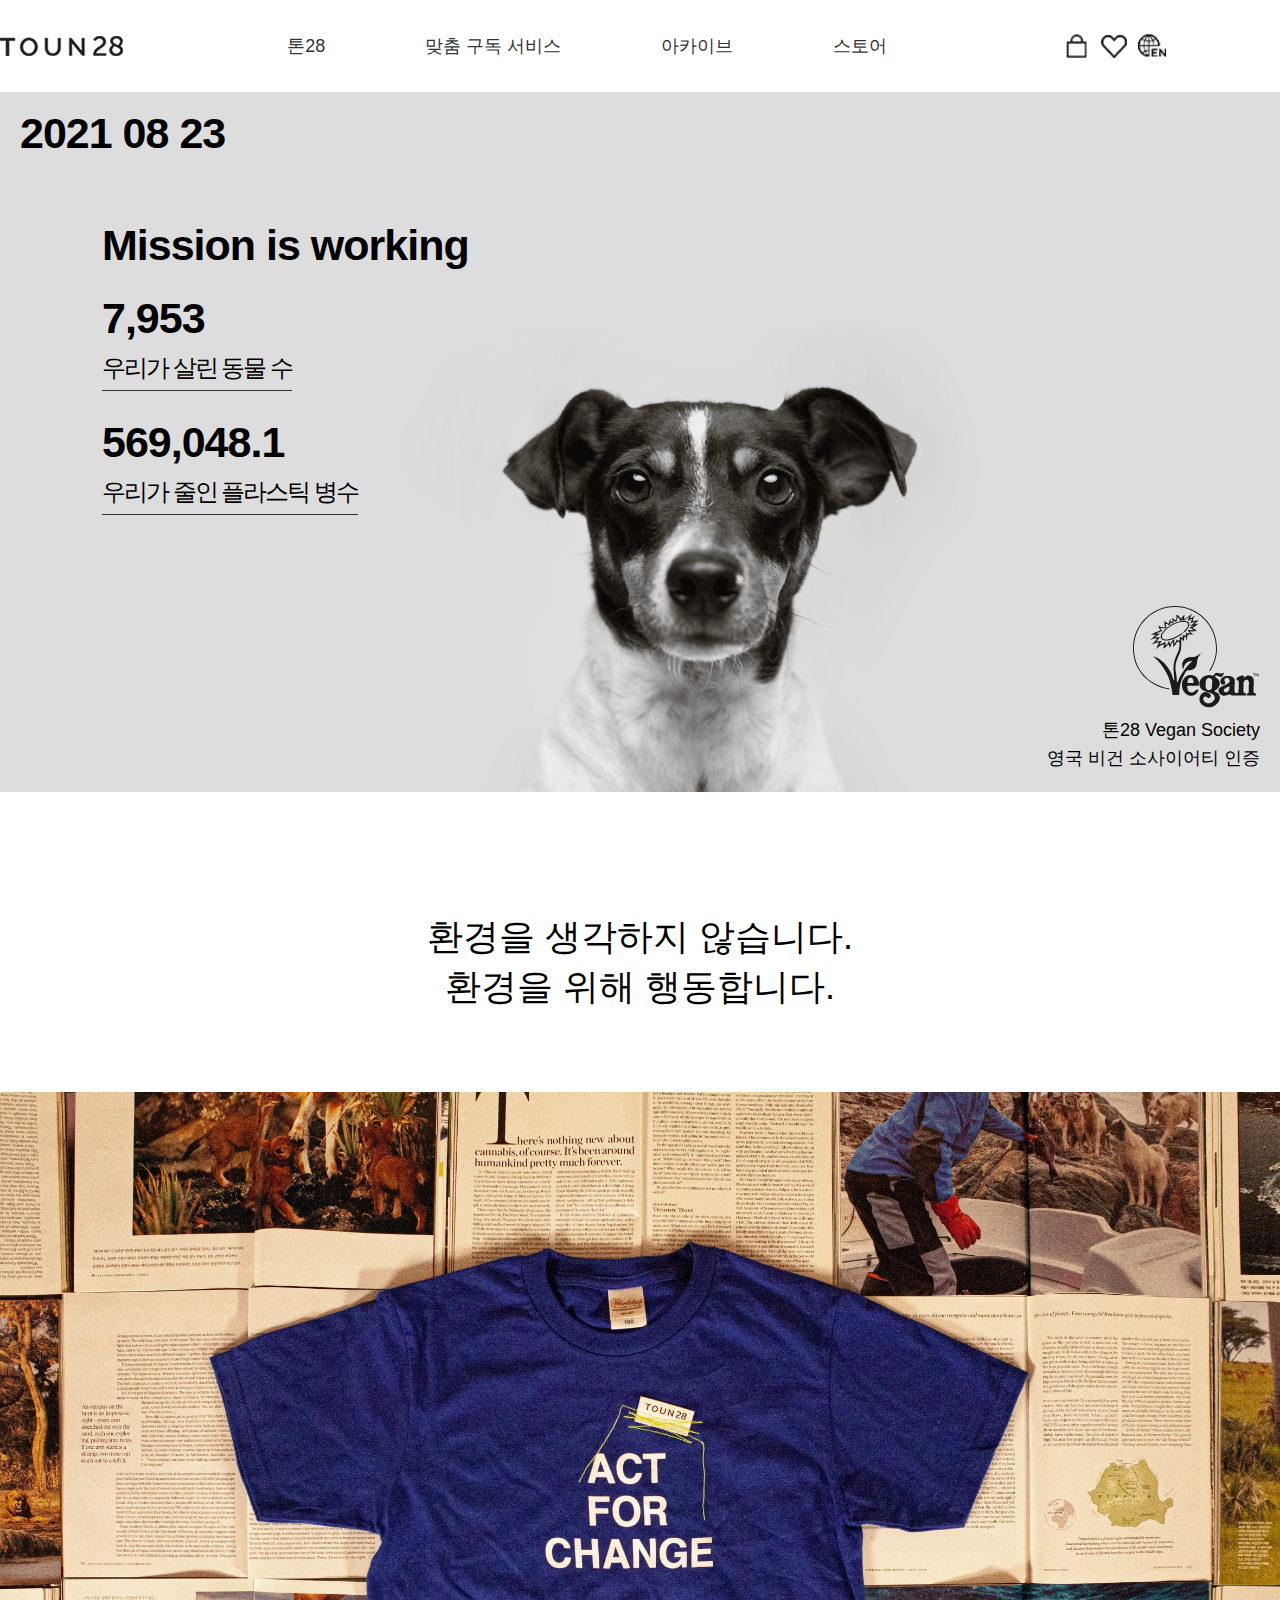
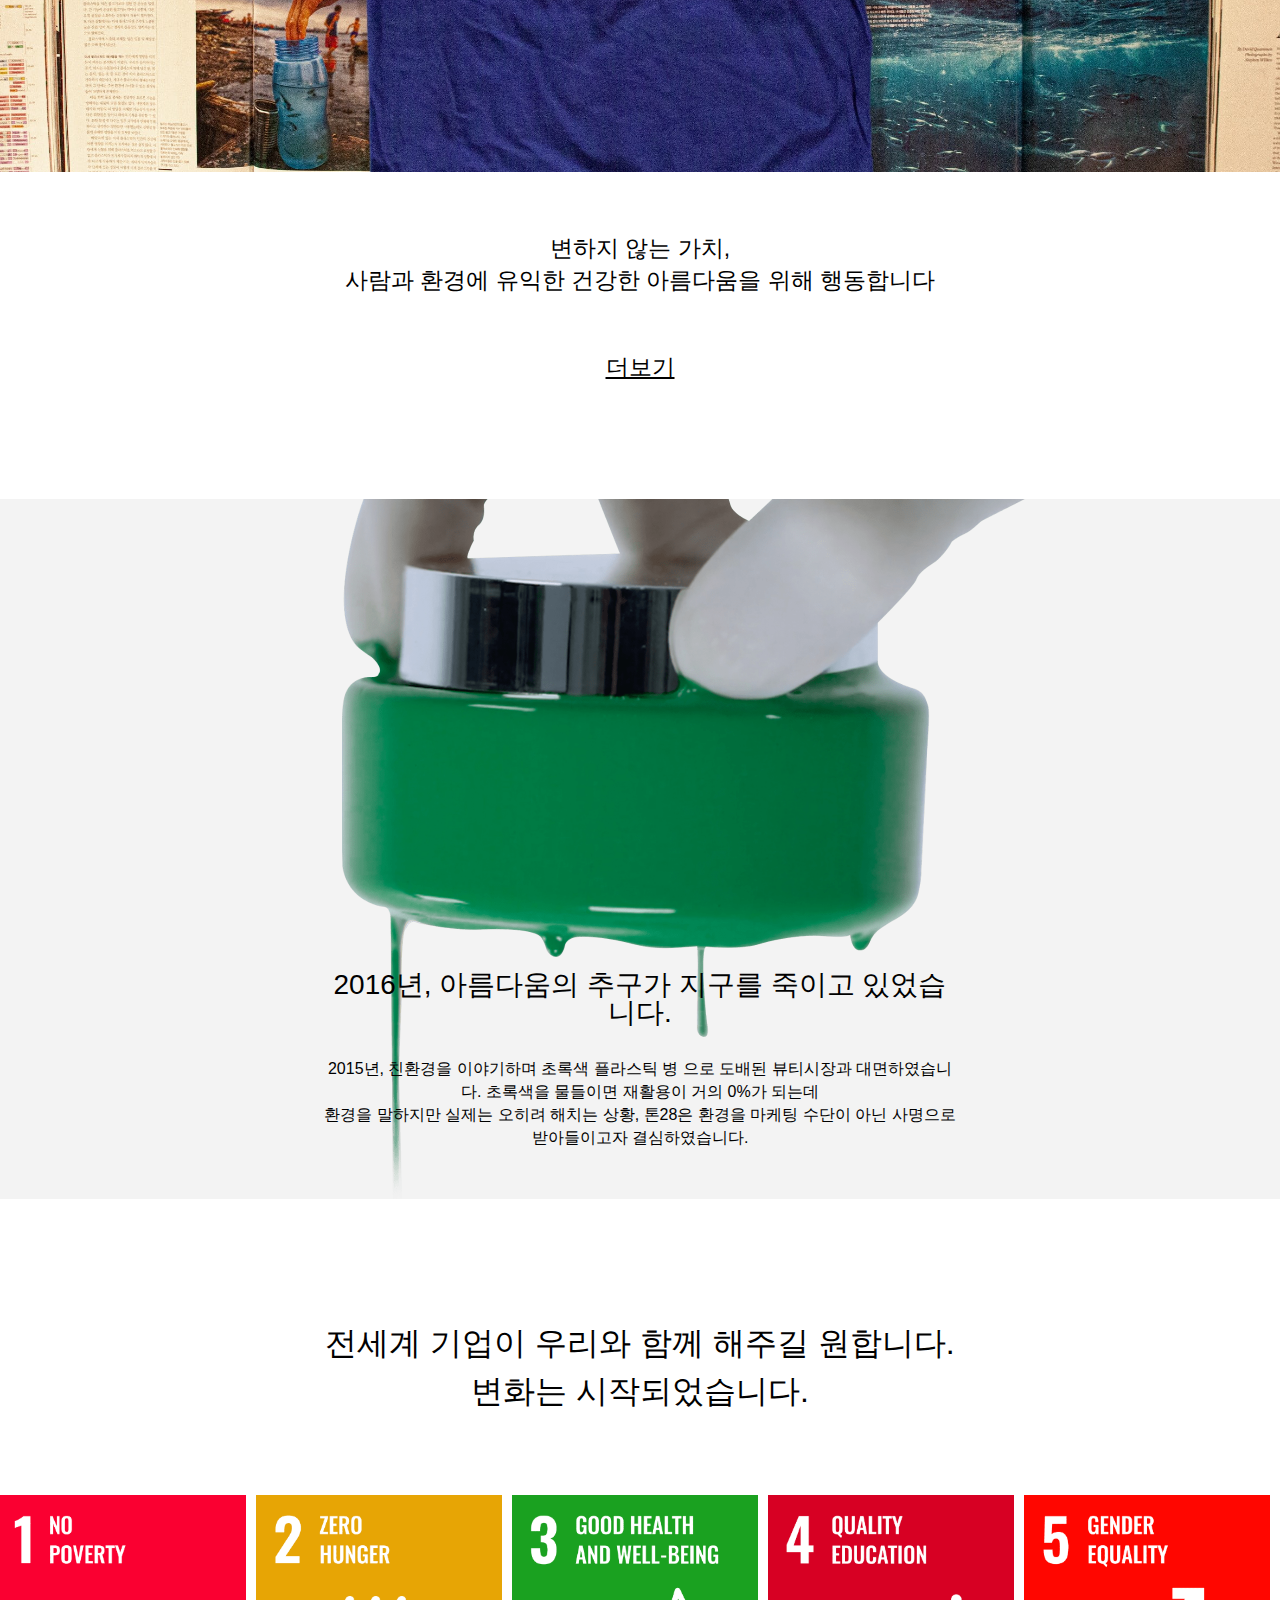
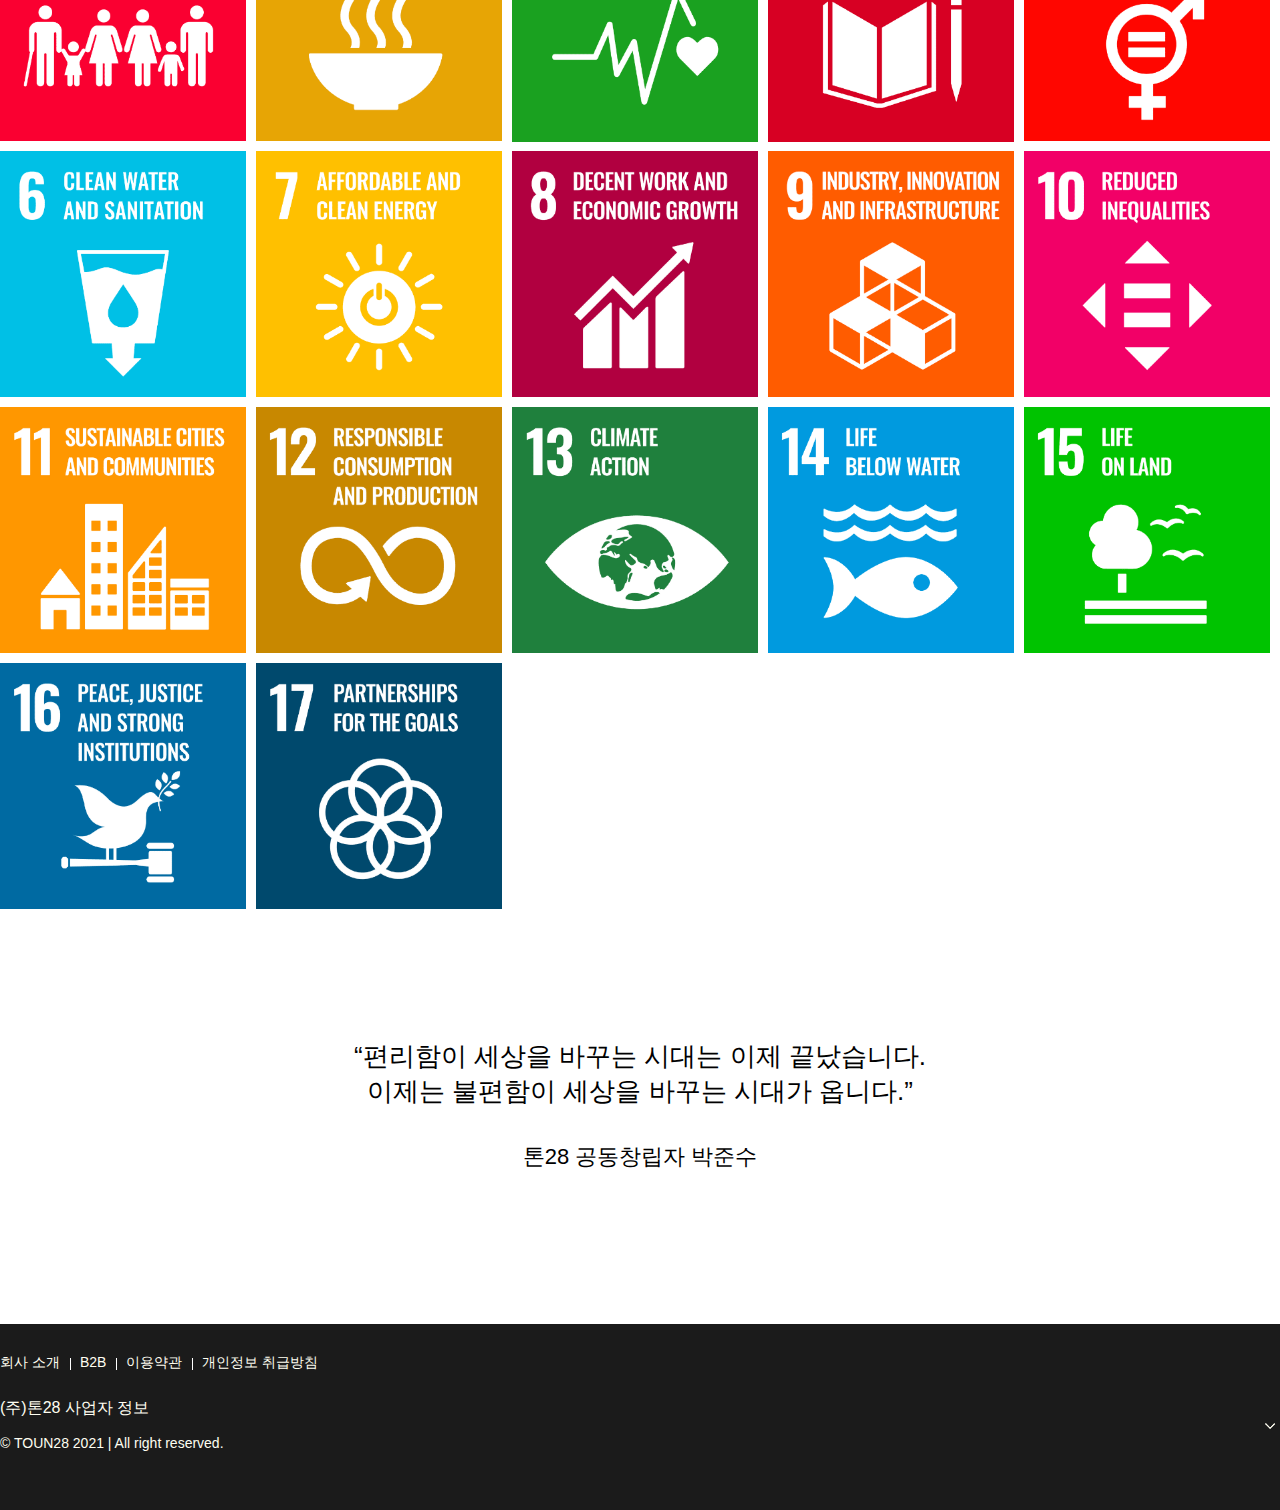
<file: sub1.html>
<!DOCTYPE html>
<html lang="en">
<head>
    <meta charset="UTF-8">
    <meta http-equiv="X-UA-Compatible" content="IE=edge">
    <meta name="viewport" content="width=device-width, initial-scale=1.0">
    <title>톤28 서브페이지1 미션</title>
    <link rel="stylesheet" href="css/style.css">
</head>
<body>
    <div id="header" class="active">
        <div class="header_wrap">
            <h1 class="logo"><a href="https://gogo2go.cafe24.com/toun28_renew/index.html"></a></h1>
            <div class="gnb_wrap">
                <div class="sub_tit_wrap">
                    <div class="sub_blu"></div>
                    <ul class="sub_tit">
                        <li><p>톤28<span>TOUN28</span></p></li>
                        <li><p>맞춤 구독 서비스<span>SUBSCRIPTION</span></p></li>
                        <li><p>아카이브<span>ARCHIVE</span></p></li>
                        <li><p>스토어<span>STORE</span></p></li>
                    </ul>
                </div>
                <ul class="gnb">
                    <li>
                        <a href="https://gogo2go.cafe24.com/toun28_renew/sub1.html">톤28</a>
                        <ul class="depth2">
                            <li><a href="#">브랜드</a></li>
                            <li><a href="#">미션</a></li>
                            <li><a href="#">B2B 문의</a></li>
                        </ul>
                    </li>
                    <li>
                        <a href="sub2.html">맞춤 구독 서비스</a>
                        <ul class="depth2">
                            <li><a href="#">맞춤 구독 서비스</a></li>
                        </ul>
                    </li>
                    <li>
                        <a href="#">아카이브</a>
                        <ul class="depth2">
                            <li><a href="#">아카이브</a></li>
                            <li><a href="#">IM TOUN28</a></li>
                            <li><a href="#">자주 묻는 질문</a></li>
                        </ul>
                    </li>
                    <li>
                        <a href="sub4.html">스토어</a>
                        <ul class="depth2">
                            <li><a href="#">베스트</a></li>
                            <li><a href="#">스킨케어</a></li>
                            <li><a href="#">라이프스타일</a></li>
                            <li><a href="#">기프트세트</a></li>
                        </ul>
                    </li>
                </ul>
            </div>
            <ul class="icn">
                <li><a href="#"></a></li>
                <li><a href="#"></a></li>
                <li><a href="#"></a></li>
            </ul>
            <ul class="m_gnb">
                <li></li>
                <li></li>
            </ul>
        </div>
    </div>
    <div id="sub1_container">
        <div class="sub1_con1">
            <div class="sub1_main_center">
                <div class="sub1_main_txt">
                    <h3 class="sub1_date_num">2021 08 23</h3>
                    <div class="sub1_campaign">
                        <p class="sub1_title">Mission is working</p>
                        <p class="num num_mision counter-value" data-count="7953">7,953</p>
                        <p class="sub1_save">우리가 살린 동물 수</p>
                        <p class="num num_save counter-value" data-count="569048">569,048.1</p>
                        <p class="sub1_save">우리가 줄인 플라스틱 병수</p>
                    </div>
                </div>
                <div class="sub1_vegan">
                    <img src="img/sub1_vegan.png" alt="img">
                    <p>톤28 Vegan Society <br> 영국 비건 소사이어티 인증</p>
                </div>
            </div>
        </div>
        <div class="sub1_cont2">
            <h3>환경을 생각하지 않습니다.<br>
                환경을 위해 행동합니다.</h3>
            <div class="sub1_cont2_img"></div> 
            <p>변하지 않는 가치,<br>
                사람과 환경에 유익한 건강한 아름다움을 위해 행동합니다</p>
            <a href="#">더보기</a>   
        </div>
        <div class="sub1_cont3">
            <div class="sub1_con3_txt">
                <h3>2016년, 아름다움의 추구가 지구를 죽이고 있었습니다.</h3>
                <p>2015년, 친환경을 이야기하며 초록색 플라스틱 병 으로 도배된 뷰티시장과 대면하였습니다. 초록색을 물들이면 재활용이 거의 0%가 되는데<br>
                환경을 말하지만 실제는 오히려 해치는 상황, 톤28은 환경을 마케팅 수단이 아닌 사명으로 받아들이고자 결심하였습니다.</p>
            </div>
        </div>
        <div class="sub1_cont4">
            <h3>전세계 기업이 우리와 함께 해주길 원합니다.<br>
                변화는 시작되었습니다.</h3>
            <ul class="sub1_cont4_list">
                <li><img src="img/mission-icon1.png"></li>
                <li><img src="img/mission-icon2.png"></li>
                <li><img src="img/mission-icon3.png"></li>
                <li><img src="img/mission-icon4.png"></li>
                <li><img src="img/mission-icon5.png"></li>
                <li><img src="img/mission-icon6.png"></li>
                <li><img src="img/mission-icon7.png"></li>
                <li><img src="img/mission-icon8.png"></li>
                <li><img src="img/mission-icon9.png"></li>
                <li><img src="img/mission-icon10.png"></li>
                <li><img src="img/mission-icon11.png"></li>
                <li><img src="img/mission-icon12.png"></li>
                <li><img src="img/mission-icon13.png"></li>
                <li><img src="img/mission-icon14.png"></li>
                <li><img src="img/mission-icon15.png"></li>
                <li><img src="img/mission-icon16.png"></li>
                <li><img src="img/mission-icon17.png"></li>
            </ul>  
            <p>“편리함이 세상을 바꾸는 시대는 이제 끝났습니다.<br>
                이제는 불편함이 세상을 바꾸는 시대가 옵니다.”
                <span>톤28 공동창립자 박준수</span>
            </p>  
        </div>
    </div>
    <div id="footer">
        <div class="center">
            <ul class="f_menu clearFix">
                <li><a href="#">회사 소개</a></li>
                <li><a href="#">B2B</a></li>
                <li><a href="#">이용약관</a></li>
                <li><a href="#">개인정보 취급방침</a></li>
            </ul>
            <h3>(주)톤28 사업자 정보</h3>
            <ul class="f_inform">
                <li class="f_inform_off on">
                    <a href="#">
                        <img src="img/arrow_bottom.png" alt="arrow">
                    </a>
                </li>
                <li class="f_txt">
                    <p><strong>대표자</strong> 박준수, 정양숙</p>
                    <p><strong>주소</strong> 경기도 성남시 수정구 창업로 42, 판교제2테크노벨리 경기기업성장센터 3층(시흥동) 314, 315</p>
                    <p><strong>통신판매업 신고번호</strong> 805-88-00382</p>
                    <p><strong>사업자 등록번호</strong> 박준수, 정양숙 <a href="#">사업자정보확인</a></p>
                    <p><strong>문의전화</strong> 1588-3512</p>
                    <p><strong>상담가능시간</strong> 10:00 ~ 19:00 (Break 13:00 ~ 14:00)</p>
                    <p><strong>문의메일</strong> ask@toun28.com</p>
                    <p>Overseas Inquiry overseas@toun28.com</p>
                </li>
                <li class="f_inform_on">
                    <a href="#">
                        <img src="img/arrow_top.png" alt="arrow">
                    </a>
                </li>
            </ul>
            <p class="copy">© TOUN28 2021 | All right reserved.</p>
        </div>
    </div>

    <script>
        // 메뉴 서브타이틀
        const gnb = document.querySelectorAll(".gnb > li");
        const subTit = document.querySelectorAll(".sub_tit li");
        for(let i = 0; i < subTit.length; i++){
            gnb[i].addEventListener("mouseenter",function(){
                for(let j = 0; j < subTit.length; j++){
                    subTit[j].classList.remove("on");
            
                }
                subTit[i].classList.add("on");
            });
        }
    </script>
</body>
</html>
</file>
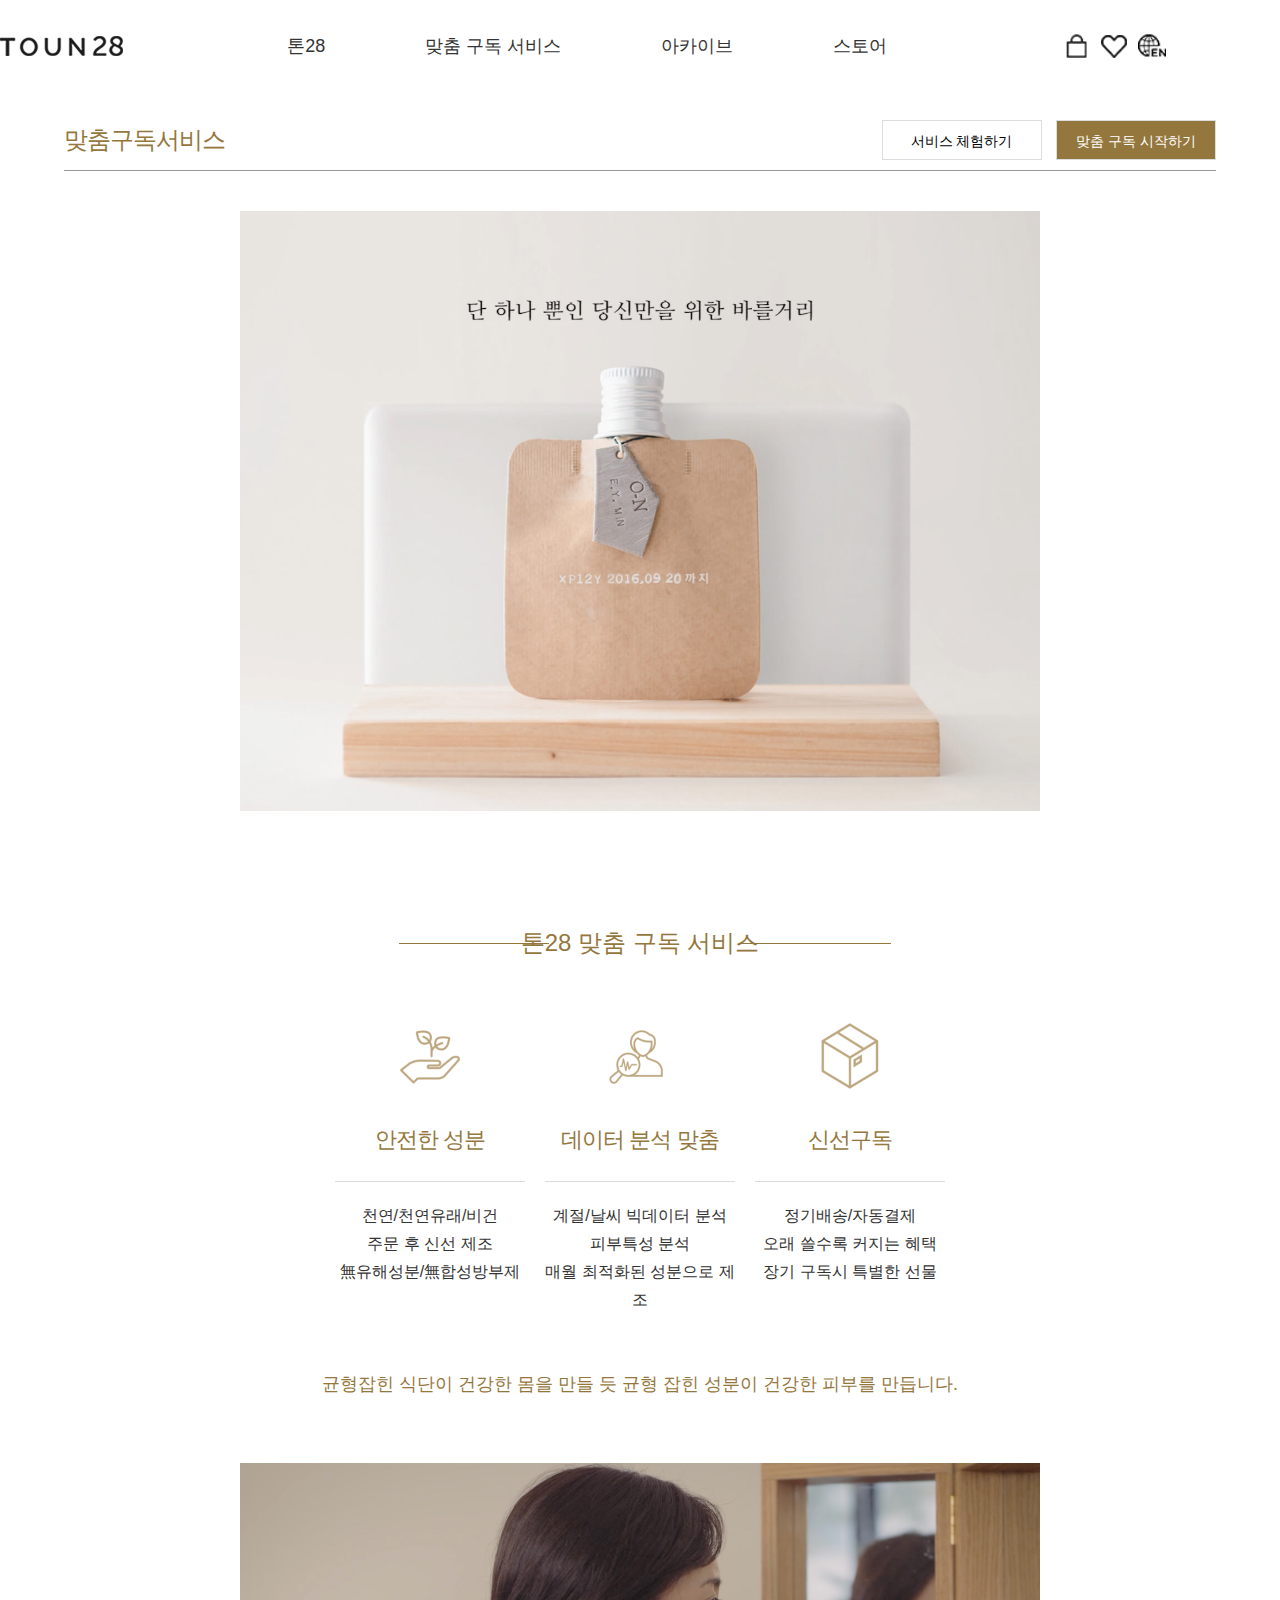
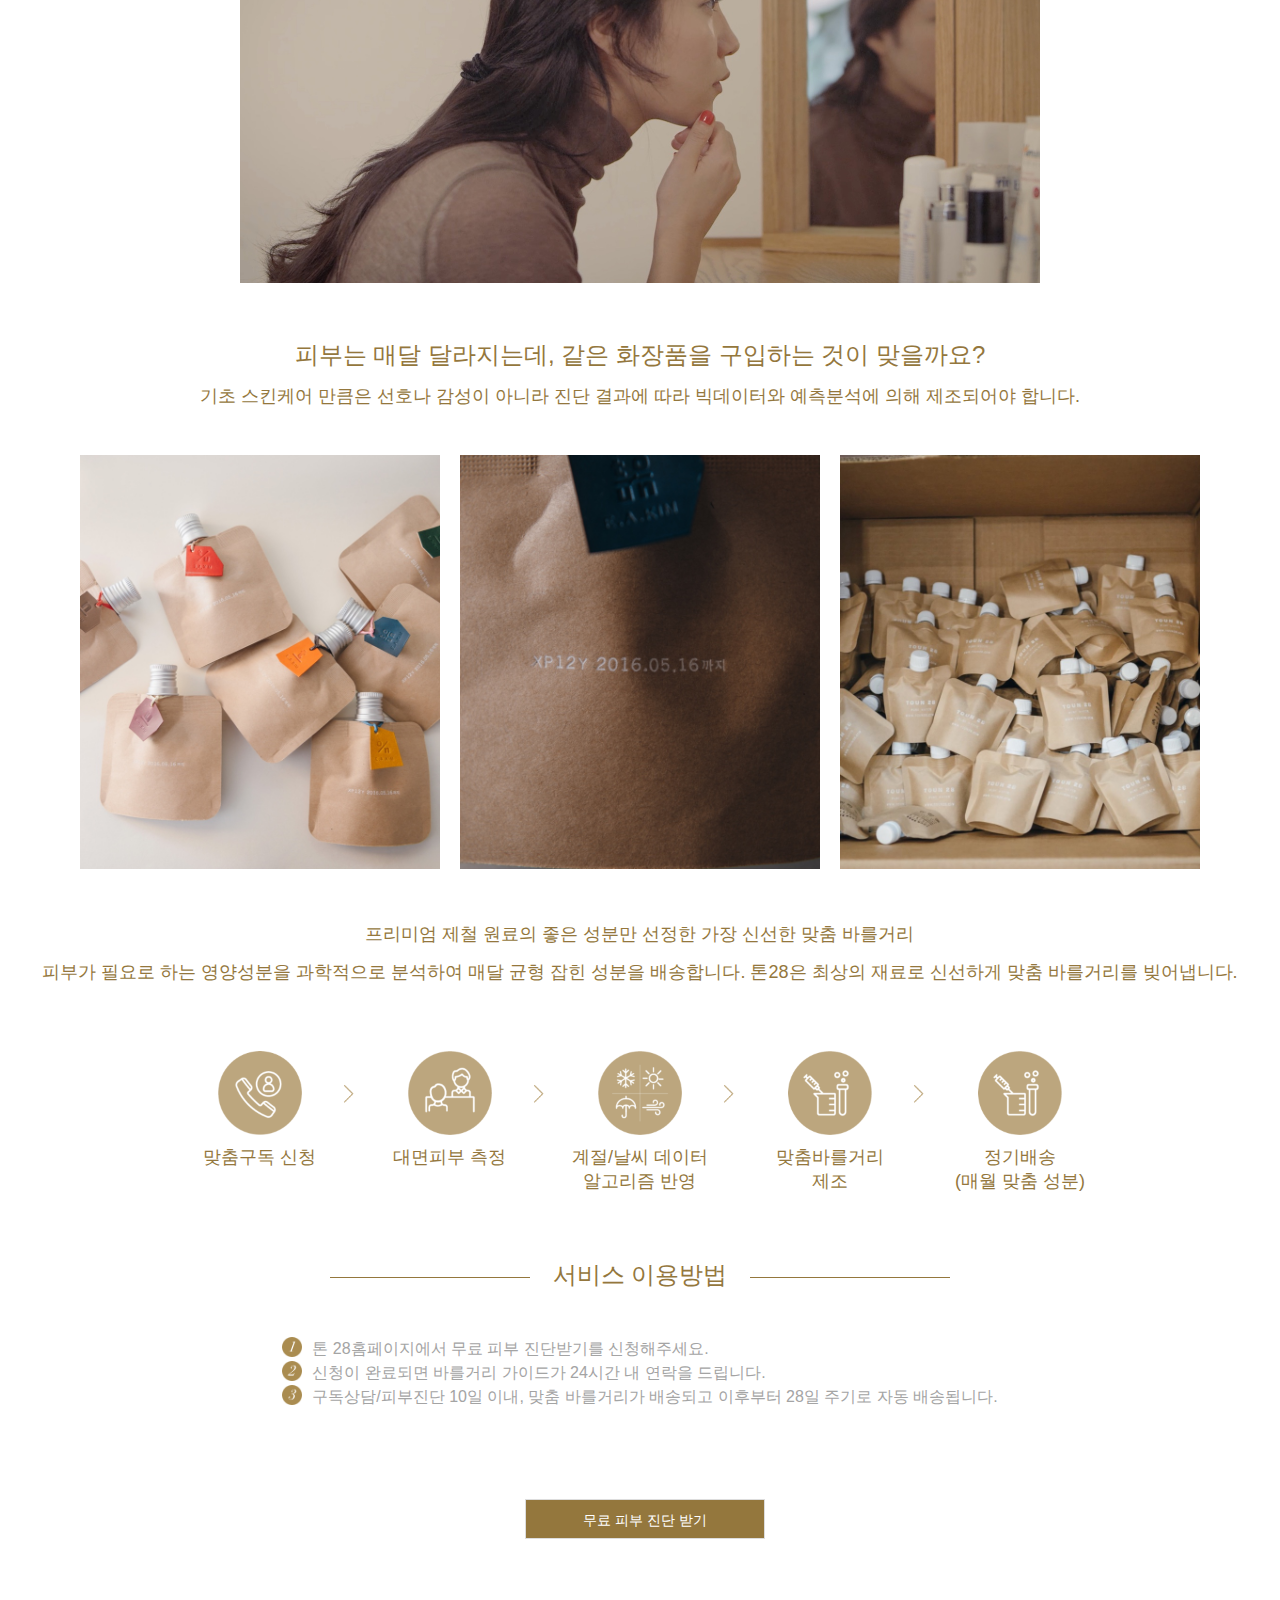
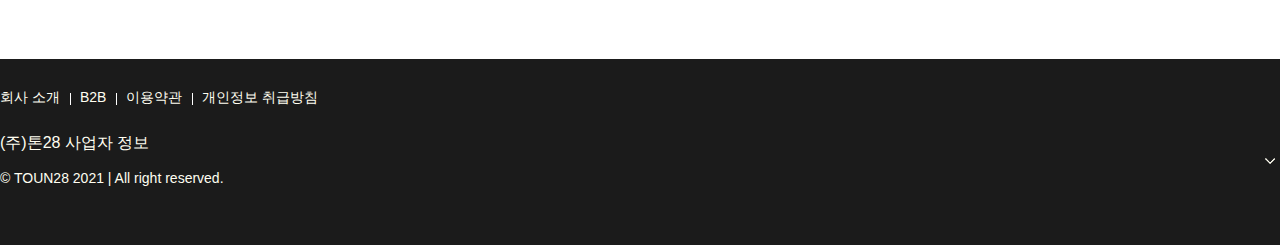
<file: sub2.html>
<!DOCTYPE html>
<html lang="en">
<head>
    <meta charset="UTF-8">
    <meta http-equiv="X-UA-Compatible" content="IE=edge">
    <meta name="viewport" content="width=device-width, initial-scale=1.0">
    <title>서브페이지2_맞춤구독</title>
    <link rel="stylesheet" href="css/style.css">
</head>
<body>
    <div id="header" class="active">
        <div class="header_wrap">
            <h1 class="logo"><a href="https://gogo2go.cafe24.com/toun28_renew/index.html"></a></h1>
            <div class="gnb_wrap">
                <div class="sub_tit_wrap">
                    <div class="sub_blu"></div>
                    <ul class="sub_tit">
                        <li><p>톤28<span>TOUN28</span></p></li>
                        <li><p>맞춤 구독 서비스<span>SUBSCRIPTION</span></p></li>
                        <li><p>아카이브<span>ARCHIVE</span></p></li>
                        <li><p>스토어<span>STORE</span></p></li>
                    </ul>
                </div>
                <ul class="gnb">
                    <li>
                        <a href="https://gogo2go.cafe24.com/toun28_renew/sub1.html">톤28</a>
                        <ul class="depth2">
                            <li><a href="#">브랜드</a></li>
                            <li><a href="#">미션</a></li>
                            <li><a href="#">B2B 문의</a></li>
                        </ul>
                    </li>
                    <li>
                        <a href="https://gogo2go.cafe24.com/toun28_renew/sub2.html">맞춤 구독 서비스</a>
                        <ul class="depth2">
                            <li><a href="#">맞춤 구독 서비스</a></li>
                        </ul>
                    </li>
                    <li>
                        <a href="#">아카이브</a>
                        <ul class="depth2">
                            <li><a href="#">아카이브</a></li>
                            <li><a href="#">IM TOUN28</a></li>
                            <li><a href="#">자주 묻는 질문</a></li>
                        </ul>
                    </li>
                    <li>
                        <a href="https://gogo2go.cafe24.com/toun28_renew/sub4.html">스토어</a>
                        <ul class="depth2">
                            <li><a href="#">베스트</a></li>
                            <li><a href="#">스킨케어</a></li>
                            <li><a href="#">라이프스타일</a></li>
                            <li><a href="#">기프트세트</a></li>
                        </ul>
                    </li>
                </ul>
            </div>
            <ul class="icn">
                <li><a href="#"></a></li>
                <li><a href="#"></a></li>
                <li><a href="#"></a></li>
            </ul>
            <ul class="m_gnb">
                <li></li>
                <li></li>
            </ul>
        </div>
    </div>
    <div id="sub2_container">
        <div class="sub2_cont1"> 
            <div class="sub2_cont1_top">
                <h2 class="sub2_title">맞춤구독서비스</h2>
                <div class="sub2_cont1_btn">
                    <button class="sub2_try">서비스 체험하기</button>
                    <button class="sub2_start">맞춤 구독 시작하기</button>
                </div>
            </div>
            <div class="sub2_cont1_img"></div>
            <p class="sub2_tit">톤28 맞춤 구독 서비스</p>
            <ul class="sub2_service">
                <li>
                    <div class="sub2_service_img">
                        <img src="img/sub2_icon1.png">
                    </div>
                    <div class="sub2_service_txt">
                        <p class="key">안전한 성분</p>
                        <p class="explan">천연/천연유래/비건<br>
                            주문 후 신선 제조<br>
                            無유해성분/無합성방부제</p>
                    </div>
                </li>
                <li>
                    <div class="sub2_service_img">
                        <img src="img/sub2_icon2_2.png">
                    </div>
                    <div class="sub2_service_txt">
                        <p class="key">데이터 분석 맞춤</p>
                        <p class="explan">계절/날씨 빅데이터 분석<br>
                            피부특성 분석<br>
                            매월 최적화된 성분으로 제조</p>
                    </div>
                </li>
                <li>
                    <div class="sub2_service_img">
                        <img src="img/sub2_icon2_3.png">
                    </div>
                    <div class="sub2_service_txt">
                        <p class="key">신선구독</p>
                        <p class="explan">정기배송/자동결제<br>
                            오래 쓸수록 커지는 혜택<br>
                            장기 구독시 특별한 선물</p>
                    </div>
                </li>
            </ul>
        </div>
        <div class="sub2_cont2">
            <p>균형잡힌 식단이 건강한 몸을 만들 듯 균형 잡힌 성분이 건강한 피부를 만듭니다.</p>
            <div class="sub2_cont2_img"></div>
            <h3>피부는 매달 달라지는데, 같은 화장품을 구입하는 것이 맞을까요?</h3>
            <p>기초 스킨케어 만큼은 선호나 감성이 아니라 진단 결과에 따라 빅데이터와 예측분석에 의해 제조되어야 합니다.</p>
            <div class="sub2_cont2_img2"></div>
            <ul class="sub2_cont2_list">
                <li><img src="img/sub2_mini1.jpg"></li>
                <li><img src="img/sub2_mini2.jpg"></li>
                <li><img src="img/sub2_mini3.jpg"></li>
            </ul>
            <p>프리미엄 제철 원료의 좋은 성분만 선정한 가장 신선한 맞춤 바를거리</p>
            <p>피부가 필요로 하는 영양성분을 과학적으로 분석하여 매달 균형 잡힌 성분을 배송합니다. 톤28은 최상의 재료로 신선하게 맞춤 바를거리를 빚어냅니다.</p>
            <ul class="sub2_cont2_process">
                <li>
                    <div class="sub2_cont2_process_img">
                        <img src="img/sub2_icon2_5.png">
                    </div>
                    <p class="sub2_process_txt">맞춤구독 신청</p>
                </li>
                <li>
                    <div class="sub2_cont2_process_img">
                        <img src="img/sub2_icon2_6.png">
                    </div>
                    <p class="sub2_process_txt">대면피부 측정</p>
                </li>
                <li>
                    <div class="sub2_cont2_process_img">
                        <img src="img/sub2_icon2_7.png">
                    </div>
                    <p class="sub2_process_txt">계절/날씨 데이터<br> 알고리즘 반영</p>
                </li>
                <li>
                    <div class="sub2_cont2_process_img">
                        <img src="img/sub2_icon2_8.png">
                    </div>
                    <p class="sub2_process_txt">맞춤바를거리 <br> 제조</p>
                </li>
                <li>
                    <div class="sub2_cont2_process_img">
                        <img src="img/sub2_icon2_8.png">
                    </div>
                    <p class="sub2_process_txt">정기배송 <br> (매월 맞춤 성분)</p>
                </li>
            </ul>
        </div>
        <div class="sub2_cont3">
            <h3>서비스 이용방법</h3>
            <ul class="sub2_cont3_way">
                <li>톤 28홈페이지에서 무료 피부 진단받기를 신청해주세요.</li>
                <li>신청이 완료되면 바를거리 가이드가 24시간 내 연락을 드립니다.</li>
                <li>구독상담/피부진단 10일 이내, 맞춤 바를거리가 배송되고 이후부터 28일 주기로 자동 배송됩니다.</li>
            </ul>
            <button class="free_btn">무료 피부 진단 받기</button>
        </div>
    </div>
    <div id="footer">
        <div class="center">
            <ul class="f_menu clearFix">
                <li><a href="#">회사 소개</a></li>
                <li><a href="#">B2B</a></li>
                <li><a href="#">이용약관</a></li>
                <li><a href="#">개인정보 취급방침</a></li>
            </ul>
            <h3>(주)톤28 사업자 정보</h3>
            <ul class="f_inform">
                <li class="f_inform_off on">
                    <a href="#">
                        <img src="img/arrow_bottom.png" alt="arrow">
                    </a>
                </li>
                <li class="f_txt">
                    <p><strong>대표자</strong> 박준수, 정양숙</p>
                    <p><strong>주소</strong> 경기도 성남시 수정구 창업로 42, 판교제2테크노벨리 경기기업성장센터 3층(시흥동) 314, 315</p>
                    <p><strong>통신판매업 신고번호</strong> 805-88-00382</p>
                    <p><strong>사업자 등록번호</strong> 박준수, 정양숙 <a href="#">사업자정보확인</a></p>
                    <p><strong>문의전화</strong> 1588-3512</p>
                    <p><strong>상담가능시간</strong> 10:00 ~ 19:00 (Break 13:00 ~ 14:00)</p>
                    <p><strong>문의메일</strong> ask@toun28.com</p>
                    <p>Overseas Inquiry overseas@toun28.com</p>
                </li>
                <li class="f_inform_on">
                    <a href="#">
                        <img src="img/arrow_top.png" alt="arrow">
                    </a>
                </li>
            </ul>
            <p class="copy">© TOUN28 2021 | All right reserved.</p>
        </div>
    </div>

    <script>
        // 메뉴 서브타이틀
        const gnb = document.querySelectorAll(".gnb > li");
        const subTit = document.querySelectorAll(".sub_tit li");
        for(let i = 0; i < subTit.length; i++){
            gnb[i].addEventListener("mouseenter",function(){
                for(let j = 0; j < subTit.length; j++){
                    subTit[j].classList.remove("on");
            
                }
                subTit[i].classList.add("on");
            });
        }
    </script>
</body>
</html>
</file>
<file: css/style.css>
@charset "UTF-8";
@font-face {
    font-family: 'GmarketSansMedium';
    src: url('https://cdn.jsdelivr.net/gh/projectnoonnu/noonfonts_2001@1.1/GmarketSansMedium.woff') format('woff');
    font-weight: normal;
    font-style: normal;
}

* { margin: 0; padding: 0; box-sizing: border-box;}
img { border: 0; vertical-align: top;}
ol,ul,li { list-style: none;}
a { text-decoration: none; color: #000;}
body { line-height: 1; font-family: 'Noto Sans KR', sans-serif;}
.clearFix::after { display: block; content: ""; clear: both;}
.center { width: 1280px; margin: 0 auto;}
/* font-family: 'Montserrat', sans-serif;
font-family: 'Nanum Gothic', sans-serif;
font-family: 'Roboto', sans-serif;
font-family: 'GmarketSansMedium';
font-family:'NanumSquare', 'MalgunGothic', 'Dotum', 'Gulim', 'Arial', sans-serif;
font-family: 'KoPubWorldBatang';
font-family: 'Noto Serif KR', serif;
 */

/* header시작 */
#header {width: 100%; position: fixed; transition: all 0.5s; z-index: 22; height: 92px; display: block;}
#header .header_wrap {width: 1280px; margin: 0 auto; display: flex; justify-content: space-between;}
#header .header_wrap .logo {width: 123px; height: 92px; padding: 35px 0;}
#header .header_wrap .logo a {display: block; width: 100%; height: 22px; background: url(../img/logo_w.png) no-repeat center /cover;}
#header .header_wrap .logo a img {width: 100%;}
.sub_tit_wrap {width: 100%; height: 150px; background-color: #fff; position: absolute; top: 92px;left: 0; color: #fff; display: none;}
.sub_tit_wrap .sub_blu {width: 30%; height: 100%; position: absolute; background-color: #10069f;}
.sub_tit {width: 1280px; margin: 0 auto; position: relative; margin-top: 20px;}
.sub_tit li {position: absolute; top: 0; left: 0; display: none;}
.sub_tit li p {font-size: 22px;}
.sub_tit li span {display: block; font-size: 16px; margin-top: 8px;}

#header .header_wrap .gnb {display: flex;}
#header .gnb > li {height: 92px; padding: 0 50px; position: relative;}
#header .gnb > li > a {font-size: 18px; color: #fff; display: block; padding: 37px 0; position: relative;}
#header .gnb > li:hover > a::after{ display: block; content: ""; width: 100%; height: 3px; background-color: #10069f; position: absolute; bottom: 20px; left: 0; display: block;}
#header .gnb > li .depth2 {width: 100%; position: absolute; top: 92px; left: 30px; padding: 0 20px; display: none;}
#header .gnb > li:hover .depth2 {display: block;}
#header .gnb > li .depth2 li > a {font-size: 16px; line-height: 23px; width: 100%; height: 100%;}
#header .gnb > li .depth2 li:hover a {text-decoration: underline;}
#header .header_wrap .icn {height: 92px; display: flex; align-items: center;}
#header .header_wrap .icn li {width: 28px; height: 28px; margin-left: 10px;}
#header .header_wrap .icn li a{display: block; width: 28px; height: 28px;}
#header .header_wrap .icn li:nth-child(1) a {background: url(../img/ico_cart_w.png) no-repeat center /cover;}
#header .header_wrap .icn li:nth-child(2) a {background: url(../img/ico_like_w.png) no-repeat center /cover;}
#header .header_wrap .icn li:nth-child(3) a{ background: url(../img/icon_lang_w.png) no-repeat center /cover;}
#header .header_wrap .icn li a {display: block; width: 100%; height: 100%;}
#header .header_wrap .icn li a img {width: 100%;}

/* 메뉴 호버시 효과*/
#header:hover {background-color: #fff;}
#header:hover .header_wrap .logo a {background: url(../img/logo_bk.png) no-repeat center /cover;}
#header:hover .gnb > li > a {color: #333;}
.gnb_wrap:hover .sub_tit_wrap {display: block;}
#header:hover .header_wrap .icn li:nth-child(1) a {background: url(../img/ico_cart_bk.png) no-repeat center /cover;}
#header:hover .header_wrap .icn li:nth-child(2) a {background: url(../img/ico_like_bk.png) no-repeat center /cover}
#header:hover .header_wrap .icn li:nth-child(3) a {background: url(../img/icon_lang_bk.png) no-repeat center /cover;}

/* .on 붙였을 때 활성화 */
#header.on {background-color: #f3f1e4; width: 100%; height: 72px;}
#header.on:hover {background-color: #fff; }
#header.on .header_wrap .logo {width: 125px; height: 72px; padding: 25px 0;}
#header.on .header_wrap .logo a {display: block; width: 100%; height: 22px; background: url(../img/logo_bk.png) no-repeat center /cover;}
#header.on .gnb > li > a {font-size: 18px; color: #333; display: block; padding: 27px 0;}
.gnb_wrap:hover .sub_tit_wrap {width: 100%; height: 150px; background-color: #fff; position: absolute; top: 72px; left: 0; color: #fff; display: block;}
#header.on .header_wrap .icn li:nth-child(1) a {background: url(../img/ico_cart_bk.png) no-repeat center /cover;}
#header.on .header_wrap .icn li:nth-child(2) a {background: url(../img/ico_like_bk.png) no-repeat center /cover;}
#header.on .header_wrap .icn li:nth-child(3) a {background: url(../img/icon_lang_bk.png) no-repeat center /cover;}
#header.on .header_wrap .icn {height: 72px; display: flex; align-items: center;}
#header.on .gnb > li:hover > a::after{  bottom: 0px; }

#header.on2 {background-color: #fff; width: 100%; height: 72px;}
#header.on2:hover {background-color: #fff; }
.sub_tit li.on {position: absolute; top: 0; left: 0; display: block;}
#header.on2 .header_wrap .logo {width: 125px; height: 72px; padding: 25px 0;}
#header.on2 .header_wrap .logo a {display: block; width: 100%; height: 22px; background: url(../img/logo_bk.png) no-repeat center /cover;}
#header.on2 .gnb > li > a {font-size: 18px; color: #333; display: block; padding: 27px 0;}
#header.on2 .gnb > li:hover > a::after{  bottom: 0px; }
.gnb_wrap:hover .sub_tit_wrap {width: 100%; height: 150px; background-color: #fff; position: absolute; top: 72px; left: 0; color: #fff; display: block;}
#header.on2 .header_wrap .icn li:nth-child(1) a {background: url(../img/ico_cart_bk.png) no-repeat center /cover;}
#header.on2 .header_wrap .icn li:nth-child(2) a {background: url(../img/ico_like_bk.png) no-repeat center /cover;}
#header.on2 .header_wrap .icn li:nth-child(3) a {background: url(../img/icon_lang_bk.png) no-repeat center /cover;}
#header.on2 .header_wrap .icn {height: 72px; display: flex; align-items: center;}

/* 서브페이지 메뉴*/
#header.active {width: 100%; position: fixed; transition: all 0.5s; z-index: 22; height: 92px; display: block; background-color: #fff;}
#header.active .header_wrap .logo a {display: block; width: 100%; height: 22px; background: url(../img/logo_bk.png) no-repeat center /cover;}
#header.active .gnb > li > a {font-size: 18px; color: #333; display: block; padding: 37px 0;}
#header.active .gnb > li .depth2 {width: 100%; position: absolute; top: 92px; left: 30px; padding: 0 20px;}
#header.active .header_wrap .icn li:nth-child(1) a {background: url(../img/ico_cart_bk.png) no-repeat center /cover;}
#header.active .header_wrap .icn li:nth-child(2) a {background: url(../img/ico_like_bk.png) no-repeat center /cover;}
#header.active .header_wrap .icn li:nth-child(3) a {background: url(../img/icon_lang_bk.png) no-repeat center /cover;} 

/* 스크롤 하단 메뉴 안보이게 */
#header.top {top: -92px;}

/* visual시작 */
/* 메인 롤링 이미지 영역 */
#section .visual_wrap {position: relative;}
#section .visual {width: 100%; height: 100%; overflow: hidden; position: relative;}
#section .visual .slide {width: 400%; height: 100%; transition: all 1.5s;}
#section .visual .slide li {float: left; width: 25%; height: 100vh; position: relative; }
#section .visual .slide li:nth-child(1) {width: 25%; height: 100vh; background: url(../img/visual01.png) no-repeat center/cover;}
#section .visual .slide li:nth-child(2) {width: 25%; height: 100vh; background: url(../img/visual02.png) no-repeat center/cover;}
#section .visual .slide li:nth-child(3) {width: 25%; height: 100vh; background: url(../img/visual03.png) no-repeat center/cover;}
#section .visual .slide li:nth-child(4) {width: 25%; height: 100vh; background: url(../img/visual04.png) no-repeat center/cover;}
#section .visual .slide li .visual_txt {text-align: center; color: #fff; position: absolute; top: 50%; left: 50%; transform: translate(-50%);}
#section .visual .slide li .visual_txt h2 {font-weight: 400; font-size: 38px; padding-bottom: 30px;}
#section .visual .slide li .visual_txt p {font-weight: 100; font-size: 18px; line-height: 25px; padding-bottom: 30px;}
#section .slide li .visual_txt .visual_more {border: 1px solid #fff; text-align: center; width: 300px; height: 40px; line-height: 40px; margin: 0 auto; transition: all 0.5s;}
#section .slide li .visual_txt .visual_more a {color: #fff; display: block; font-size: 14px;}
#section .slide li .visual_txt .visual_more:hover {background-color: rgba(255, 255, 255, 0.76); border: 1px solid #10069f;}
#section .slide li .visual_txt .visual_more:hover a {color: #10069f;}
#section .visual > button {position: absolute; top: 50%; margin-top: -114px; background-color: transparent; border: 0; cursor: pointer; opacity: 0.3; transition: all 0.5s;}
#section .visual button.prev {left: 210px;}
#section .visual button.prev:hover {opacity: 1;}
#section .visual button.next {right: 210px;}
#section .visual button.next:hover {opacity: 1;}
#section .visual .vs_pager_wrap {width: 100%; display: flex; position: absolute; bottom: 80px; left: 0; justify-content: center;}
#section .visual .visual_pager {padding-left: 10px;}
#section .visual .visual_pager li {position: absolute; display: none;}
#section .visual .visual_pager li.on {display: block;}
#section .visual .visual_pager li a {color: #fff; font-size: 14px; font-weight: 100; font-family: 'Roboto', sans-serif;}
.visual .vs_page_line {width: 960px; height: 3px; background-color: rgba(255, 255, 255, 0.151); position: relative; left: 44px; top: 8px;}
.visual .vs_page_line li {width: 25%; height: 3px; background-color: transparent; position: absolute; top: 0; cursor: pointer;}
.visual .vs_page_line li:nth-child(1) {left: 0;}
.visual .vs_page_line li:nth-child(2) {left: 25%;}
.visual .vs_page_line li:nth-child(3) {left: 50%;}
.visual .vs_page_line li:nth-child(4) {left: 75%;}
.visual .vs_page_line li.on {background-color: #10069f;}
.visual .vs_page_line li a {background-color: #10069f;}
.switch {padding-right: 10px;}
.switch button {width: 12px; height: 12px; border: 0; transition: all 0.5s; cursor: pointer; position: absolute; top: 4px;}
.switch button.play { background: url(../img/play_w.png) no-repeat center/cover ; display: none;}
.switch button.stop { background: url(../img/pause_w.png) no-repeat center/cover ;}


/* section영역 시작 */
/* 비주얼 버튼_하단으로 스크롤 버튼 영역 */
#section {width: 100%; position: relative;}
#section .visual_wrap .down_btn {font-size: 14px; color: #fff; position: absolute; bottom: 0; right: 52px; font-weight: 300; font-family: 'Montserrat', sans-serif; transform: rotate(90deg); transition: all 0.5s; cursor: pointer; animation-name: scroll; animation-duration: 2s; animation-iteration-count: infinite; z-index: 5;}
#section .down_btn::after {display: inline-block; content: ""; width: 40px; height: 1px; background-color: #fff; margin: 0 5px 3px 5px;}
#section .down_btn:hover {color: #10069f;}
#section .down_btn:hover:after {background-color: #10069f;}
@keyframes scroll{
    0%{
        bottom: 0;
    }
    50%{
        bottom: 20px;
    }
    100%{
        bottom: 0;
    }
}

#section .mission {width: 100%; background-color: #fff; box-sizing: border-box; position: relative; overflow: hidden; }
#section .mission .mission_img_wrap {position: relative; }
#section .mission .mission_img{ width: 100%; height: 1100px;
    /* position: absolute;
    top: 120px;
    left: 0;   */
    background: url(../img/mission_img01.png) no-repeat center /cover;
}
#section .mission .mission_img img {width: 100%;}
#section .mission .mission_txt { display: flex; color: #fff;}
#section .mission .mission_txt .date_num { display: inline-block; font-size: 43px; letter-spacing: -2px; font-weight: bold; position: absolute; top: 80px; left: 120px; font-family: 'Nanum Gothic', sans-serif;}
#section .mission .mission_txt .date_num .now_date { font-size: 43px; font-weight: bold;font-family: 'GmarketSansMedium'; letter-spacing: 5px;}
#section .mission .mission_txt .date_num .now_time {font-size: 43px; padding: 20px 0; letter-spacing: 5px; font-family: 'GmarketSansMedium';}
/* #section .mission .mission_txt .year {padding-right: 15px; box-sizing: border-box;}
#section .mission .mission_txt .date {padding-right: 20px; box-sizing: border-box;}
#section .mission .mission_txt .hour {padding-right: 20px; box-sizing: border-box;}
#section .mission .mission_txt .min {padding-right: 20px; box-sizing: border-box;}
#section .mission .mission_txt .second {padding-right: 20px; box-sizing: border-box;} */
#section .mission .mission_txt .campaign {text-align: right; font-size: 36px; letter-spacing: -1px; line-height: 40px; font-family: 'Roboto', sans-serif; font-weight: bold; position: absolute; top: 82px; right: 120px;}
#section .mission_txt .campaign .title {padding-bottom: 40px; font-size: 43px; letter-spacing: 0;}
#section .mission_txt .campaign .num {font-size: 60px;}
#section .mission_txt .campaign .save {font-weight: 600; font-size: 20px; padding: 24px 0 40px 0;}
#section .mission .vegan {position: absolute; bottom: 30px; left: 80px; color: #fff; width: 320px;}
#section .mission .vegan img {width: 160px; padding-bottom: 20px;}

#section .personal_skin {width: 100%; background-color: #f3f1e3; padding-top: 180px; padding-bottom: 150px;}
#section .personal_skin .personal_img {width: 100%;height: 700px; overflow: hidden;}
#section .personal_skin .personal_img img {width: 100%;}
#section .personal_skin .personal_txt {text-align: center; padding: 70px 0 50px 0;}
#section .personal_skin .personal_txt h4 {font-size: 17px; padding-bottom: 10px; font-weight: 300;}
#section .personal_skin .personal_txt h2 {font-size: 38px; padding-bottom: 28px; font-weight: 300;}
#section .personal_skin .personal_txt p {font-size: 17px; line-height: 25px; font-weight: 300; color: #333;}
#section .personal_skin .personal_more {width: 300px; height: 40px; background-color: #333; color: #fff; font-size: 15px; line-height: 40px; text-align: center; margin: 0 auto;transition: all 0.5s; cursor: pointer;}
#section .personal_skin .personal_more:hover {background-color: #000;}

#section .crew_active {position: relative;}
#section .crew_active .crew_bg {position: absolute; bottom: 180px; left: -960px;}
#section .crew_active .crew_title {display: flex; padding-top: 120px;}
#section .crew_active .crew_title h2 {padding-top: 15px;}
#section .crew_active .crew_wrap {display: flex; padding-top: 80px; justify-content: space-between;}
#section .crew_active .crew_box1 {width: 480px; padding-top: 80px;}
#section .crew_img_wrap {position: relative; overflow: hidden; cursor: pointer;}
#section .crew_img_bg {width: 100%; height: 800px; background-color: #fff; position: absolute; top: 0; left: 0; transition: all 0.5s; opacity: 0;}
#section .crew:hover .crew_img_bg {display: block; transition: all 0.5s; opacity: 0.5;}
#section .crew_active .crew_box2 {width: 520px; padding-bottom: 30px;}
#section .crew_active .crew_box2 img { width: 100%;}
#section .crew_active .crew_left {padding: 100px 0 0 70px;}
#section .crew_active .crew_right {padding-bottom: 80px;}
#section .crew_active .crew_txt {padding-top: 20px; color: #10069f;padding-left: 30px;}
#section .crew_active .crew_txt h3 {font-size: 20px; padding-bottom: 10px; font-weight: 400;}
#section .crew_active .crew_txt p {font-size: 14px; padding-bottom: 20px;}
#section .crew_active .crew_txt a {text-decoration: underline; color: #10069f; font-weight: 500;}

#section .product_wrap {width: 100%; height: 660px; background-color: #f8f6f4; overflow: hidden;}
#section .product { padding-top: 70px; box-sizing: border-box; display: flex;}
#section .product .item_txt li {width: 480px;}
#section .product .item_txt li:nth-child(1) {display: block;}
#section .product .item_txt li h4.item_title {font-size: 18px; color: #333; font-weight: 300; padding-top: 46px; transition: all 0.5s;}
#section .product .item_txt li span {display: inline-block; width: 7px; height: 10px; margin-left: 6px; margin-bottom: 2px; background-image: url(../img/icon_main_prd.png); background-repeat: no-repeat; background-position: center center; background-size: cover; display: none;}
#section .product .item_txt li > a {font-size: 19px; font-weight: 300;}
#section .product .item_txt li:first-child span {display: inline-block;}
#section .product .item_txt li:first-child a {font-weight: 400;}
#section .product .item_box {padding-left: 50px; border-left: 2px solid #000; margin-top: 45px;}
#section .product .item_box h3 {font-size: 27px; font-weight: 300; padding-bottom: 30px; font-family:'NanumSquare', 'MalgunGothic', 'Dotum', 'Gulim', 'Arial', sans-serif;}
#section .product .item_box p {font-size: 16px; color: #333; line-height: 24px; font-weight: 300;}
#section .product .item_box {display: none;}
#section .product .item_box.on {display: block;}

.pro_list_wrap {position: relative;}
.pro_list_wrap .pro_box {position: absolute; top: 0; left: 0px; overflow: hidden;}
.pro_list {width: 2700px; display: flex; align-items: center;}
.pro_list li {width: 450px; height: 500px; transition: all 0.5s;}
.pro_list li img {width: 100%; transition: all 0.5s;}
.pro_list li:last-child {width: 1350px;}
.pro_list li:last-child img {width: 100%;}

#section .package_wrap {position: relative; width: 100%; height: 840px; background-color: #f3f1e3;}
#section .package_top {width: 100%; height: 400px; background: #f8f6f4 url(../img/pro_bg1.png) no-repeat center center/cover;}
#section .package_top p {position: absolute; top: 160px; left: 50%; transform: translateX(-50%); color: #10069f; font-size: 22px; font-family: 'KoPubWorldBatang';}
#section .package_mid {position: relative; width: 1280px; margin: 0 auto;}
#section .package_mid .package_img{width: 670px; position: absolute; left: 0; bottom: -322px;}
#section .package_mid .package_img img {width: 100%;}
#section .package_mid h3 {font-size: 30px; font-weight: 500; line-height: 45px; position: absolute; left: 50%; bottom: 50%; margin-bottom: -111px;}
#section .package_bot { width: 100%; height: 400px; background: #f3f1e4 url(../img/pro_bg2.png) no-repeat center center/cover;}
#section .package_bot p {font-size: 16px; line-height: 26px; color: #333; font-weight: 300; text-align: center; padding-top: 270px;}

#section .best_wrap {width: 100%; background-color: #f3f1e4; padding: 120px 0; overflow: hidden;}
#section .best h2 {text-align: center; padding-bottom: 90px ; font-size: 32px; font-weight: 400;}
#section .best .best_menu li {display: flex; margin-bottom: 30px;}
#section .best .best_menu .best_txt { width: 505px; height: 400px; color: #333; padding: 90px 0 50px 55px; box-sizing: border-box;}
#section .best_menu .best_txt h3 {font-size: 24px; font-weight: 300; padding-bottom: 20px; color: #333;}
#section .best_menu .best_txt p {font-size: 18px; line-height: 22px; padding-bottom: 40px; font-weight: 200;}
#section .best_menu .best_txt a {font-size: 20px; font-weight: 500; text-decoration: underline; cursor: pointer;}


#section .archive_wrap {width: 100%; background-color: #f7f6f4; padding-top: 150px;}
#section .archive { text-align: center; padding: 80px 0;}
#section .archive h4 {font-size: 18px; font-weight: 400; padding-bottom: 10px;}
#section .archive h2 {font-size: 32px; padding-bottom: 40px; font-weight: 400;}
#section .archive_contents { display: flex; border-bottom: 1px solid rgb(230, 230, 230);color: #333;}
#section .archive_contents li {width: 420px; height: 520px;margin-right: 10px;}
#section .archive_contents li:last-child {margin-right: 0;}
#section .archive_contents li img {width: 100%;}
#section .archive_contents .archive_txt {padding: 20px 0 20px 20px; box-sizing: border-box; text-align: left; line-height: 29px; height: 106px;}
#section .archive_contents .archive_txt h3 {font-size: 18px;font-weight: 400;}
#section .archive_contents .archive_txt p {font-size: 14px; font-weight: 300; font-family: 'Roboto', sans-serif;}
#section .archive_wrap .archive_bot {padding-top: 40px;}
#section .archive_wrap .archive_bot p {line-height: 24px; font-size: 16px; color: #333; margin-bottom: 40px; font-weight: 300;}
#section .archive_wrap .archive_bot .archive_btn {border: 0; cursor: pointer; width: 300px; height: 40px; background-color: #333; color: #fff; text-align: center; line-height: 40px;font-size: 15px; transition: all 0.5s;}
#section .archive_wrap .archive_bot .archive_btn:hover {background-color: #000;}

 /* 오른쪽 고정버튼 영역 */
.scr_up {position: fixed; top: 80%; right: 100px; animation: upbtn 2s infinite; display: none; transition: all 1s;}
.scr_up.on {display: block;}
@keyframes upbtn{
    0%{
        top: 80%;
    }
    50%{
        top: 82%;
    }
    100%{
        top: 80%;
    }
}


/* 하단영역 */
#footer {width: 100%; background-color: #1b1b1b;}
#footer .f_menu {padding: 30px 0;}
#footer .f_menu li {float: left; margin-right: 20px; position: relative;}
#footer .f_menu li::after { display: inline-block; content: "";width: 1px; height: 12px; background-color: #fff; position: absolute; top: 4px; right: -11px;}
#footer .f_menu li:last-child::after {display: none;}
#footer .f_menu li a {color: #fffef1; font-size: 14px; font-weight: 400;}
#footer .f_inform { width: 100%; display: flex; justify-content: space-between; position: relative;}
#footer h3 {font-size: 16px; font-weight: 300; color: #fffef1;cursor: pointer;}
#footer .f_inform_off { position: absolute; top: 0; right: 0; display: none;}
#footer .f_inform_off.on { display: block;}
#footer .f_inform_on {position: absolute; top: 0; right: 0; display: none;}
#footer .f_inform_on.on {display: block;}

#footer .f_txt {font-size: 13px; font-weight: 300; color: #fffef1; padding: 20px 0; line-height: 20px; font-weight: 200; display: none;}
#footer .f_txt strong {font-weight: 300;}
#footer .copy { color: #fffef1; font-size: 14px; font-weight: 300; padding: 20px 0 60px 0;}


/* 서브페이지1_미션 시작  */
#sub1_container {width: 100%; }
#sub1_container .sub1_con1 {width: 100%; height: 792px; padding-top: 92px;background:#dddddd url(../img/sub1_dog.png) no-repeat center bottom/contain; }
.sub1_main_center { width: 1280px; height: 700px; margin: 0 auto; position: relative;}
.sub1_main_txt {padding: 100px 0 30px 0; font-size: 43px; letter-spacing: -1px;}
.sub1_main_txt .sub1_date_num {font-size: 43px; padding-bottom:40px; position: absolute; top: 20px; left: 20px;}
.sub1_main_txt .sub1_campaign { padding-bottom:40px; position: absolute; left: 102px; top: 102px; font-family: 'Roboto', sans-serif; font-weight: bold;}
.sub1_main_txt .sub1_campaign .sub1_title {font-size: 43px; padding: 30px 0; }
.sub1_main_txt .sub1_campaign .sub1_save { display:inline-block; font-size: 24px; letter-spacing: -2px; padding: 10px 0 30px; font-weight: 300;}
.sub1_main_txt .sub1_campaign .sub1_save::after {display: block; content: ""; background-color: #333; width: 100%; height: 1px; margin-top: 10px;}

.sub1_vegan {position: absolute; bottom: 20px; right: 20px;}
.sub1_vegan img {position: absolute; bottom: 50px; right: 0;}
.sub1_vegan p {text-align: right; line-height: 28px; font-size: 18px;}

#sub1_container .sub1_cont2 { width: 1280px; margin: 0 auto; padding-top: 120px;}
.sub1_cont2 h3 {font-size: 36px; text-align: center; font-weight: 400; line-height: 50px; margin-bottom: 80px;}
.sub1_cont2_img {width: 1280px; height: 680px; background: url(../img/sub1_main.jpg) no-repeat center/cover;}
.sub1_cont2 p {font-size: 23px; line-height: 32px; text-align: center; margin-top: 60px;}
.sub1_cont2 a {text-align: center; font-size: 23px; font-weight: 400; text-decoration: underline; display: block; width: 100%; height: 100%; margin-top: 60px; transition: all 0.5s; margin-bottom: 120px;}
.sub1_cont2 a:hover {color: #10069f;}

#sub1_container .sub1_cont3 {width: 100%; height: 700px; background: rgba(221, 221, 221, 0.365) url(../img/sub1_package.png) no-repeat center/contain; position: relative;}
#sub1_container .sub1_cont3 .sub1_con3_txt {position: absolute; bottom: 50px; left: 50%; transform: translateX(-50%); text-align: center;}
#sub1_container .sub1_cont3 .sub1_con3_txt h3 {font-size: 28px; font-weight: 400; padding-bottom: 30px;}
#sub1_container .sub1_cont3 .sub1_con3_txt p {font-size: 16px; line-height: 23px; font-weight: 300;}
#sub1_container .sub1_cont4 {width: 1280px; margin: 0 auto;}
.sub1_cont4 h3 {font-size: 32px; text-align: center; font-weight: 400; line-height: 48px; margin: 120px 0 80px 0;} 
.sub1_cont4_list {display: flex; flex-wrap: wrap;}
.sub1_cont4_list li {width: 246px; height: 246px; margin-right: 10px; margin-bottom: 10px;}
.sub1_cont4_list li img {width: 100%;}
.sub1_cont4_list li:nth-child(5n) {margin-right: 0;}
.sub1_cont4 p {margin-top: 120px; font-size: 26px; line-height: 35px; text-align: center; font-weight: 500;}
.sub1_cont4 p span {font-size: 22px; display: block; margin: 30px 0; text-align: center; font-family: 'Noto Sans KR', sans-serif; padding-bottom: 120px;}


/* 서브페이지2_맞춤 구독 시작  */
#sub2_container {width: 100%; }
.sub2_cont1 {width: 90%; margin: 0 auto; padding-top: 120px;}
.sub2_cont1_top {display: flex; justify-content: space-between; align-items: center;border-bottom: 1px solid rgb(152, 152, 152); padding-bottom: 10px;}
.sub2_cont1_top .sub2_title {font-size: 24px; letter-spacing: -1px; font-weight: 400; color: #94773d;}
.sub2_cont1_btn button{width: 160px; height: 40px; border-radius: 0;  text-align: center; font-size: 14px; font-weight: 400; line-height: 40px; background-color: #f3f1e3; border: 1px solid #ddd; cursor: pointer;}
.sub2_cont1_btn .sub2_try {background-color: #fff; }
.sub2_cont1_btn .sub2_start {background-color: #94773d; transition: all 0.5s; margin-left: 10px; color: #fff;}
.sub2_cont1_btn .sub2_start:hover {background-color:#7c6433; }
.sub2_cont1_img {width: 800px; height: 600px; background: url(../img/sub2_main.jpg) no-repeat center/cover; margin: 40px auto;}

.sub2_tit {font-size: 24px; color: #94773d; font-weight: 300; margin-top: 120px; text-align: center; position: relative;}
.sub2_tit::before {display: block; content: ""; width: 150px; height: 1px; background-color: #94773d; position: absolute; top: 50%; left: 410px; transform: translateX(-50%); }
.sub2_tit::after {display: block; content: ""; width: 150px; height: 1px; background-color: #94773d; position: absolute; top: 50%; right: 250px; transform: translateX(-50%); }
.sub2_service {display: flex; margin-top: 60px; justify-content: center;}
.sub2_service li { width: 190px; height: 350px; margin-right: 20px; text-align: center;}
.sub2_service li:last-child {margin-right: 0;}
.sub2_service_img {width: 84px; height: 84px; margin: 0 auto;}
.sub2_service_img img {width: 100%;}
.key {font-size: 22px; color: #94773d; font-weight: 300; padding: 30px 0 ; letter-spacing: -1px; border-bottom: 1px solid #b5b5b57b;}
.explan {font-size: 16px; color: #333; line-height: 28px; padding-top: 20px; font-weight: 300;}

.sub2_cont2 h3 {font-size: 24px; text-align: center; font-weight: 400; color: #94773d; padding-bottom: 10px;}
.sub2_cont2 p {font-size: 18px; color: #94773d; font-weight: 300; text-align: center; padding: 10px 0;}
.sub2_cont2_img {width: 800px; height: 420px;background: url(../img/sub2_main2.jpg) no-repeat center/cover; margin: 60px auto; }
.sub2_cont2_list { display: flex; justify-content: center; margin: 40px 0;}
.sub2_cont2_list li {width: 360px; height: 420px; margin-right: 20px;}
.sub2_cont2_list li:last-child {margin-right: 0;}
.sub2_cont2_list li img { width: 100%;}

.sub2_cont2_process {display: flex; justify-content: center; margin: 60px 0 ;}
.sub2_cont2_process li {width: 180px; margin-right: 10px; position: relative;}
.sub2_cont2_process li:last-child { margin-right: 0;}
.sub2_cont2_process li::before {display: block; content: ""; width: 25px; height: 25px; background: url(../img/sub2_arrow.png) no-repeat center/cover; position: absolute; top: 30px; right: -11px; }
.sub2_cont2_process li:last-child::before {display: none;}
.sub2_cont2_process_img {width: 84px; height: 84px; margin: 0 auto;}
.sub2_cont2_process_img img {width: 100%;}
.sub2_process_txt { font-size: 14px; text-align: center; font-weight: 400; line-height: 24px;}

.sub2_cont3 {display: flex; flex-direction: column; align-items: center;}
.sub2_cont3 h3 {font-size: 24px; text-align: center; font-weight: 400; color: #94773d; padding-bottom: 10px; position: relative;}
.sub2_cont3 h3::before {display: block; content: ""; width: 200px; height: 1px; background-color: #94773d; position: absolute; top: 42%; left: -223px;}
.sub2_cont3 h3::after {display: block; content: ""; width: 200px; height: 1px; background-color: #94773d; position: absolute; top: 42%; right: -223px;}
.sub2_cont3_way { line-height: 30px; padding: 40px 0; margin-bottom: 50px;}
.sub2_cont3_way li {font-size: 16px; color: rgb(164, 164, 164); font-weight: 400; line-height: 24px; position: relative; padding-left: 30px; }
.sub2_cont3_way li::after {display: block; content: ""; width: 20px; height: 20px; position: absolute; top: 0; left: 0;}
.sub2_cont3_way li:nth-child(1)::after {background: url(../img/sub2_number_1.png) no-repeat left top/cover;}
.sub2_cont3_way li:nth-child(2)::after {background: url(../img/sub2_number_2.png) no-repeat left top/cover;}
.sub2_cont3_way li:nth-child(3)::after {background: url(../img/sub2_number_3.png) no-repeat left top/cover;}
.free_btn {width: 240px; height: 40px; border-radius: 0;  text-align: center; font-size: 14px; font-weight: 400; line-height: 40px; background-color: #94773d; border: 1px solid #ddd; cursor: pointer; transition: all 0.5s; margin-left: 10px; margin-bottom: 120px; color: #fff;}
.free_btn:hover { background-color:#7c6433;}

/* 서브페이지4_쇼핑 리스트 시작  */
#sub4_container {width: 100%; padding-bottom: 120px;}
.sub4_main_img {width: 100%; height: 746px; background: url(../img/sub4_store.jpg) no-repeat center/cover;}
.sub4_shop_wrap {width: 1280px; margin: 0 auto; margin-top: 120px;}
.sub4_shop_wrap > h2 {font-size: 28px; color: #333; font-weight: 400; text-align: center; margin: 60px 0 20px 0;}
.sub4_shop_wrap > p {font-size: 16px; color: rgb(113, 113, 113); font-weight: 300; text-align: center; margin-bottom: 80px;}

.sub4_shop_list {display: flex; justify-content: space-between; flex-wrap: wrap;}
.sub4_shop_list .box {width: 300px; }
.sub4_shop_list .box a {display: block; width: 100%; }
.sub4_shop_list .box img {width: 100%; }
.sub4_shop_list .box h3 {font-size: 16px; font-weight: 400; padding: 20px 0 10px; letter-spacing: -1px;}
.sub4_shop_list .box p {font-size: 17px; font-weight: 400; font-family: 'GmarketSansMedium'; margin-bottom: 30px;}

@media screen and (max-width: 1024px) {
    #header { height: 72px; }
    #header .header_wrap {width: 96%; height: 72px; align-items: center;}
    #header .header_wrap .logo {width: 123px; height: 72px; padding: 25px 0;}
    #header .gnb_wrap {width: 75%;}
    .sub_tit_wrap { display: none;}
    #header .gnb {width: 100%; display: flex; justify-content:space-around;}
    #header .gnb > li:hover > a::after{position: absolute; bottom: 0; left: 0; }
    #header .gnb > li {height: 72px; padding: 0; line-height: 72px;}
    #header .gnb > li > a {font-size : clamp(14px, 10vw, 18px); width: 100%; height: 100%; padding: 0;}
    #header .gnb > li .depth2 { display: none;}
    #header .gnb > li:hover .depth2 {display: none;}

    #header .header_wrap .icn li:last-child {display: none;}
    #header .header_wrap .icn li:nth-child(1) a {background: url(../img/ico_login_w.png) no-repeat center /cover;}
    #header .header_wrap .icn li:nth-child(2) a {background: url(../img/ico_cart_w.png) no-repeat center /cover;}
    #header .header_wrap .icn li a {display: block; width: 100%; height: 100%;}
    #header .header_wrap .icn li a img {width: 100%;}

    /* 메뉴 호버시 효과*/
    #header:hover {background-color: #fff;}
    #header:hover .header_wrap .logo a {background: url(../img/logo_bk.png) no-repeat center /100%;}
    #header:hover .gnb > li > a {color: #333;}
    .gnb_wrap:hover .sub_tit_wrap {display: none;}
    #header:hover .header_wrap .icn li:nth-child(1) a {background: url(../img/ico_login_bk.png) no-repeat center /cover;}
    #header:hover .header_wrap .icn li:nth-child(2) a {background: url(../img/ico_cart_bk.png) no-repeat center /cover}
 
    /* .on 붙였을 때 활성화 */
    #header.on .gnb > li > a {padding: 0;}
    #header.on .header_wrap .icn li:nth-child(1) a {background: url(../img/ico_login_bk.png) no-repeat center /cover;}
    #header.on .header_wrap .icn li:nth-child(2) a {background: url(../img/ico_cart_bk.png) no-repeat center /cover;}
    #header.on .header_wrap .icn li:nth-child(3) a {display: none;}
    .gnb_wrap:hover .sub_tit_wrap {display: none;}

    #header.on2 .gnb > li > a {padding: 0;}
    #header.on2 .header_wrap .icn li:nth-child(1) a {background: url(../img/ico_login_bk.png) no-repeat center /cover;}
    #header.on2 .header_wrap .icn li:nth-child(2) a {background: url(../img/ico_cart_bk.png) no-repeat center /cover;}
    #header.on2 .header_wrap .icn li:nth-child(3) a {display: none;}

    /* 서브페이지 헤더 */
    #header.active {height: 72px;}
    #header.active .header_wrap {width: 96%; height: 72px; align-items: center;}
    #header.active .header_wrap .logo { width: 123px; height: 72px; padding: 25px 0;}
    #header.active .header_wrap .logo a {display: block; width: 100%; height: 22px; background: url(../img/logo_bk.png) no-repeat center /100%;}
    #header.active .gnb_wrap {width: 75%;}
    #header.active .gnb {width: 100%; display: flex; justify-content: space-around;}
    #header.active .gnb > li {height: 72px; padding: 0; line-height: 72px;}
    #header.active .gnb > li > a::after {position: absolute; bottom: 0; left: 0;}
    #header.active .gnb > li > a {font-size: clamp(14px, 10vw, 18px); width: 100%; height: 100%; padding: 0;}
    #header.active .gnb > li .depth2 {display: none;}
    #header.active .header_wrap .icn li:last-child {display: none;}
    #header.active .header_wrap .icn li:nth-child(1) a {background: url(../img/ico_login_bk.png) no-repeat center /cover;}
    #header.active .header_wrap .icn li:nth-child(2) a {background: url(../img/ico_cart_bk.png) no-repeat center /cover;} 

    /* visual시작 */
    /* 메인 롤링 이미지 영역 */
    #section .visual .vs_pager_wrap {width: 100%; display: flex; position: absolute; bottom: 80px; left: -16px; justify-content: center;}
    #section .visual .slide li .visual_txt h2 {font-size: 28px;}
    .visual .vs_page_line {width: 80%;}
    .visual .vs_page_line li {width: 25%;}
    .visual .vs_page_line li:nth-child(1) {left: 0;}
    .visual .vs_page_line li:nth-child(2) {left: 25%;}
    .visual .vs_page_line li:nth-child(3) {left: 50%;}
    .visual .vs_page_line li:nth-child(4) {left: 75%;}
    #section .visual_wrap .down_btn {display: none;}
   

    /* section영역 시작 */
    /* 비주얼 버튼_하단으로 스크롤 버튼 영역 */
    #section .personal_skin {padding-bottom: 120px;}
    #section .personal_skin .personal_wrap.center {width: 100%;}
    #section .personal_skin .personal_img {height: 500px;}

    #section .mission .mission_txt .date_num { font-size: 38px; top: 40px; left: 40px; }
    #section .mission .mission_txt .date_num .now_date { font-size: 38px;  letter-spacing: 2px; padding-top: 70px;}
    #section .mission .mission_txt .date_num .now_time {font-size: 38px; letter-spacing: 2px; }
    #section .mission .mission_txt .campaign {font-size: 32px;top: 100px; right: 40px;}
    #section .mission_txt .campaign .title {padding-bottom: 20px; font-size: 40px;}
    #section .mission_txt .campaign .num {font-size: 54px;}
    #section .mission_txt .campaign .save {font-weight: 600; font-size: 20px; padding: 24px 0 20px 0;}

    #section .crew_active .crew_bg {display: none;}
    #section .crew_active .crew_title {width:90%; padding-top: 80px;}
    #section .crew_active .crew_title h2 {padding-top: 10px;}
    #section .crew_active .crew_wrap.center {width: 90%; display: flex; flex-wrap: wrap; padding-top: 0px; justify-content: center;  }
    #section .crew_active .crew_box1 { padding-top: 0; margin: 60px 0;}

    #section .product_wrap {display: none;}
    #section .product .item_box.on {display: block;}
    .pro_list_wrap {position: relative; width: 40%;}
    .pro_list_wrap .pro_box {position: absolute; top: 0; left: 0px; overflow: hidden;}
    .pro_list {width: 2700px; display: flex; align-items: center;}
    .pro_list li {width: 450px; height: 500px; transition: all 0.5s;}
    .pro_list li img {width: 100%; transition: all 0.5s;}
    .pro_list li:last-child {width: 1350px;}
    .pro_list li:last-child img {width: 100%;}

    #section .package_top {width: 100%; height: 400px; background: #fff url(../img/pro_bg1.png) no-repeat center center/cover;}
    #section .package_top p { top: 130px;  font-size: 22px; }
    #section .package_mid { width: 100%;}
    #section .package_mid .package_img{width: 70%; left: 50px; bottom: -262px;}
    #section .package_mid .package_img img {width: 100%;}
    #section .package_mid h3 {font-size: 26px; margin-bottom:0;}
    #section .package_bot p { padding: 220px 20px 20px;}

    #section .best.center {width: 90%;}
    #section .best h2 {text-align: center; padding: 60px 0; font-size: 32px; font-weight: 400;}
    #section .best .best_menu {width: 100%; margin: 0 auto;}
    #section .best .best_menu li {width: 100%; position: relative;}
    #section .best .best_menu .best_txt {  color: #fff; padding:0; position: absolute; top: 120px; left: 50px;}
    #section .best .best_menu .best_img {width: 100%;}
    #section .best .best_menu .best_img img{width: 100%;}
    #section .best_menu .best_txt h3 { color: #fff;}
    #section .best_menu .best_txt a { color: #fff;}

    #section .archive_wrap {padding-top: 0;}
    #section .archive.center { width:100%;}
    #section .archive h4 {font-size: 18px; font-weight: 400; padding-bottom: 10px;}
    #section .archive h2 {font-size: 32px; padding-bottom: 40px; font-weight: 400;}
    #section .archive_contents { width:90%;  margin: 0 auto;}
    #section .archive_contents li {width: 50%; }
    #section .archive_contents li:nth-child(2) {margin-right: 0;}
    #section .archive_contents li:last-child {display: none;}


    /* 오른쪽 고정버튼 영역 */
    .scr_up { right: 20px; }
    .scr_up.on {display: block;}

    /* 하단영역 */
    #footer {width: 100%;}
    #footer .center {width: 90%; margin: 0 auto;}
    #footer .f_menu {width:100%;}

    /* 서브페이지1 */
    #sub1_container .sub1_con1 { background:#dddddd url(../img/sub1_dog.png) no-repeat left bottom/180% auto; }
    .sub1_main_center { width: 90%; }
    .sub1_main_txt .sub1_campaign { left:20px; top: 105px; }
    .sub1_vegan {position: absolute; bottom: 20px; left: 20px;}
    .sub1_vegan img {position: absolute; bottom: 50px; left: 0;}
    .sub1_vegan p {text-align: left; line-height: 24px; font-size: 16px;}
    #sub1_container .sub1_cont2 { width: 100%; padding-top: 80px;}  
    .sub1_cont2_img {width: 100%;}  
    .sub1_cont2 a { margin-top: 60px; margin-bottom: 60px;}
    #sub1_container .sub1_cont4 {width: 100%; margin: 0 auto;}
    .sub1_cont4 h3 {margin: 80px 0 80px 0;} 
    .sub1_cont4_list {display: flex; flex-wrap: wrap; justify-content: space-between;}
    .sub1_cont4_list li {width: 32%; height: auto; margin-right: 0; margin-bottom: 2%;}
    .sub1_cont4_list li:nth-child(5n) {margin-right: 0;}
    .sub1_cont4_list li:last-child {display: none;}

    /* 서브페이지2 */
    #sub2_container {position: relative;}
    .sub2_cont1 {width: 90%;}
    .sub2_cont1_img {width: 90%; }
    .sub2_tit::before {display: none;}
    .sub2_tit::after {display: none;}
    .sub2_service li { width: 25%; }
    .sub2_cont2 h3 {font-size: 20px;}
    .sub2_cont2 p {font-size: 16px; }
    .sub2_cont2_img {width: 90%; }
    .sub2_cont2_list li {width: 32%; margin-right: 2%;}
    .sub2_cont3 h3::before {display: none; }
    .sub2_cont3 h3::after {display: none;}

    /* 서브페이지4 */
    .sub4_main_img {width: 100%; height: 746px; background: url(../img/sub4_visual_m.jpg) no-repeat center/cover;}
    .sub4_shop_wrap {width: 90%;  margin-top: 80px;}
    .sub4_shop_list {display: flex; justify-content: space-between; flex-wrap: wrap;}
    .sub4_shop_list .box {width: 48%; }
}

@media screen and (max-width:768px) {
    #header { height: 92px; }
    #header .header_wrap {width: 90%; margin: 0 auto; display: block; position: relative; }
    #header .header_wrap .logo {width: 107px; height: 0; padding: 0; margin: 20px auto;}
    #header .header_wrap .logo a { background: url(../img/logo_w.png) no-repeat center /100%;}
    #header .gnb_wrap { width: 100%;}
    .sub_tit_wrap { display: none;}

    #header .header_wrap .gnb {display: flex; justify-content: space-between;}
    #header .gnb > li {height: 0; padding: 0; position: relative;}
    #header .gnb > li > a {font-size: 16px; color: #fff; display: block; padding: 0; position: relative;}
    #header .gnb > li:hover > a::after{  bottom: -53px; display: block;}

    #header .header_wrap .icn {height: 0; position: absolute; top: 10px; right: 0;}
    #header .header_wrap .icn li {width: 24px; height: 24px; margin-left: 5px;}
    #header .header_wrap .icn li a{display: block; width: 24px; height: 24px;}
    #header .header_wrap .icn li:nth-child(1) a {background: url(../img/ico_cart_w.png) no-repeat center /100%;}
    #header .header_wrap .icn li:nth-child(2) a {background: url(../img/ico_login_w.png) no-repeat center /100%;}
    #header .header_wrap .icn li:nth-child(3) a {display: none; }

    #header .m_gnb {position: relative; top: 40px;}
    #header .m_gnb li{width: 25px; height: 2px; background-color: #fff; position: absolute;}
    #header .m_gnb li:nth-child(1){ top: -55px; left: 0;}
    #header .m_gnb li:nth-child(2){ top: -45px; left: 0;}


    /* 메뉴 호버시 효과*/
    #header:hover {background-color: #fff;}
    #header:hover .header_wrap .logo a {background: url(../img/logo_bk.png) no-repeat center /100%;}
    #header .gnb > li:hover .depth2 {display: none;}
    #header:hover .gnb > li > a {color: #333;}
    .gnb_wrap:hover .sub_tit_wrap {display: none;}
    #header:hover .header_wrap .icn li:nth-child(1) a {background: url(../img/ico_cart_bk.png) no-repeat center /cover;}
    #header:hover .header_wrap .icn li:nth-child(2) a {background: url(../img/ico_login_bk.png) no-repeat center /cover}
    #header:hover .header_wrap .icn li:nth-child(3) a {display: none;}
    #header:hover .m_gnb li {width: 25px; height: 2px; background-color: #333;}

    /* .on 붙였을 때 활성화 */
    #header.on {background-color: #f3f1e4; width: 100%; height: 92px;}
    #header.on:hover {background-color: #fff; }
    #header.on .header_wrap .logo {width: 107px; height: 0; padding: 0;}
    #header.on .header_wrap .logo a {display: block; width: 100%; height: 22px; background: url(../img/logo_bk.png) no-repeat center /100%;}
    #header.on .gnb > li > a {font-size: 16px; color: #333; display: block; padding: 0;}
    .gnb_wrap:hover .sub_tit_wrap {width: 100%; height: 150px; background-color: #fff; position: absolute; top: 72px; left: 0; color: #fff; display: none;}
    #header.on .header_wrap .icn li:nth-child(1) a {background: url(../img/ico_cart_bk.png) no-repeat center /cover;}
    #header.on .header_wrap .icn li:nth-child(2) a {background: url(../img/ico_login_bk.png) no-repeat center /cover;}
    #header.on .header_wrap .icn li:nth-child(3) a {display: none;}
    #header.on .header_wrap .icn {height: 0; position: absolute; top: 10px; right: 0;}
    #header.on .gnb > li:hover > a::after{  bottom: -17px; }
    #header.on .m_gnb {position: relative; }
    #header.on .m_gnb li{width: 25px; height: 2px; background-color: #333; position: absolute;}
    #header.on .m_gnb li:nth-child(1){ top: -55px; left: 0;}
    #header.on .m_gnb li:nth-child(2){ top: -45px; left: 0;}

    #header.on2 {background-color: #fff; width: 100%; height: 92px;}
    #header.on2:hover {background-color: #fff; }
    .sub_tit li.on {position: absolute; top: 0; left: 0; display: block;}
    #header.on2 .header_wrap .logo {width: 107px; height: 0; padding: 0;}
    #header.on2 .header_wrap .logo a {display: block; width: 100%; height: 22px; background: url(../img/logo_bk.png) no-repeat center /100%;}
    #header.on2 .gnb > li > a {font-size: 16px; color: #333; display: block; padding: 0;}
    #header.on2 .gnb > li:hover > a::after{  bottom: -17px; }
    .gnb_wrap:hover .sub_tit_wrap {width: 100%; height: 150px; background-color: #fff; position: absolute; top: 72px; left: 0; color: #fff; display: none;}
    #header.on2 .header_wrap .icn li:nth-child(1) a {background: url(../img/ico_cart_bk.png) no-repeat center /cover;}
    #header.on2 .header_wrap .icn li:nth-child(2) a {background: url(../img/ico_login_bk.png) no-repeat center /cover;}
    #header.on2 .header_wrap .icn li:nth-child(3) a {display: none;}
    #header.on2 .header_wrap .icn {height: 0; position: absolute; top: 10px; right: 0;}
    #header.on2 .m_gnb li{width: 25px; height: 2px; background-color: #333; position: absolute;}
    #header.on2 .m_gnb li:nth-child(1){ top: -55px; left: 0;}
    #header.on2 .m_gnb li:nth-child(2){ top: -45px; left: 0;}

    /* 서브페이지 헤더 */
    #header.active { height: 92px; }
    #header.active .header_wrap {width: 90%; margin: 0 auto; display: block; position: relative; }
    #header.active .header_wrap .logo {width: 107px; height: 0; padding: 0; margin: 20px auto;}
    #header.active .header_wrap .logo a { background: url(../img/logo_bk.png) no-repeat center /100%;}
    #header.active .gnb_wrap { width: 100%;}
    #header.active .sub_tit_wrap { display: none;}

    #header.active .header_wrap .gnb {display: flex; justify-content: space-between;}
    #header.active .gnb > li {height: 0; padding: 0; position: relative;}
    #header.active .gnb > li > a {font-size: 16px; color: #333; display: block; padding: 0; position: relative;}
    #header.active .gnb > li:hover > a::after{  bottom: -53px; display: block;}

    #header.active .header_wrap .icn {height: 0; position: absolute; top: 10px; right: 0;}
    #header.active .header_wrap .icn li {width: 24px; height: 24px; margin-left: 5px;}
    #header.active .header_wrap .icn li a{display: block; width: 24px; height: 24px;}
    #header.active .header_wrap .icn li:nth-child(1) a {background: url(../img/ico_cart_bk.png) no-repeat center /100%;}
    #header.active .header_wrap .icn li:nth-child(2) a {background: url(../img/ico_login_bk.png) no-repeat center /100%;}
    #header.active .header_wrap .icn li:nth-child(3) a {display: none; }

    #header.active .m_gnb { display: block; position: relative; top: 40px;  }
    #header.active .m_gnb li{width: 25px; height: 2px; background-color: #000; position: absolute;}
    #header.active .m_gnb li:nth-child(1){ top: -55px; left: 0;}
    #header.active .m_gnb li:nth-child(2){ top: -45px; left: 0;}

    /* visual시작 */
    /* 메인 롤링 이미지 영역 */
    #section .visual .slide li {height: 720px;}
    #section .visual .slide li:nth-child(1) {width: 25%; height: 720px; background: url(../img/visual01.png) no-repeat center/cover;}
    #section .visual .slide li:nth-child(2) {width: 25%; height: 720px; background: url(../img/visual02.png) no-repeat center/cover;}
    #section .visual .slide li:nth-child(3) {width: 25%; height: 720px; background: url(../img/visual03.png) no-repeat center/cover;}
    #section .visual .slide li:nth-child(4) {width: 25%; height: 720px; background: url(../img/visual04.png) no-repeat center/cover;}
    #section .visual .slide li .visual_txt h2 { font-size: 23px; padding-bottom: 30px;}
    #section .visual .vs_pager_wrap {width: 80%;  left: 29px; }
    #section .visual .visual_pager {width: 34px; margin-left: 20px;}
    .visual .vs_page_line { left: 30px; top: 8px;}
    .visual .vs_page_line li {width: 25%; height: 3px; background-color: transparent; position: absolute; top: 0; cursor: pointer;}
    .visual .vs_page_line li:nth-child(1) {left: 0;}
    .visual .vs_page_line li:nth-child(2) {left: 25%;}
    .visual .vs_page_line li:nth-child(3) {left: 50%;}
    .visual .vs_page_line li:nth-child(4) {left: 75%;}
    .visual .vs_page_line li.on {background-color: #10069f;}
    .visual .vs_page_line li a {background-color: #10069f;}
    .switch { position: absolute; top: 0; left: 0;}
    #section .visual > button {display: none;}


    /* section영역 시작 */
    /* 비주얼 버튼_하단으로 스크롤 버튼 영역 */
    #section {width: 100%; position: relative;}
    #section .visual_wrap .down_btn {display: none;}
    #section .personal_skin {padding: 80px 0; }
    #section .personal_skin .personal_wrap.center {width: 100%;}
    #section .personal_skin .personal_img { height: 325px; }
    #section .personal_skin .personal_img img {width: 100%;}
    #section .personal_skin .personal_txt {padding: 0 0 50px 0;}
    #section .personal_skin .personal_txt h2 {font-size: 26px; padding-bottom: 20px;}
    #section .personal_skin .personal_txt p {font-size: 16px;}
    #section .mission .mission_img{ width: 100%; height: 670px;
        background: url(../img/mission_img01.png) no-repeat center /cover;
    }
    #section .mission .mission_img img {width: 100%;}
    #section .mission .mission_txt { display: flex; color: #fff;}
    #section .mission .mission_txt .date_num { font-size: 28px;  top: 9px; left: 30px;}
    #section .mission .mission_txt .date_num .now_date { font-size: 30px;  letter-spacing: 0px; }
    #section .mission .mission_txt .date_num .now_time {font-size: 30px; letter-spacing: 0px; }
    #section .mission .mission_txt .campaign { font-size: 32px; top: 70px; right: 20px;}
    #section .mission_txt .campaign .title {padding-bottom: 10px; font-size: 36px;}
    #section .mission_txt .campaign .num {font-size: 50px;}
    #section .mission_txt .campaign .save { font-size: 20px; padding: 5px 0 20px 0;}
    #section .mission .vegan { left: 30px; color: #fff; width: 25%;}

    #section .crew_active .crew_bg {display: none;}
    #section .crew_active .crew_title.center {width: 90%;display: flex; padding-top: 60px;}
    #section .crew_active .crew_title h2 {padding-top: 15px; }
    #section .crew_active .crew_wrap {display: flex; padding-top: 40px; justify-content: center; flex-wrap: wrap; width: 90%;}
    #section .crew_active .crew_box2 {width: 100%; padding-bottom: 30px;}
    #section .crew_active .crew_box2 img { width: 100%;}
    #section .crew_active .crew_left {padding: 0; display: none;}
    #section .crew_active .crew_right {padding-bottom: 0px;}
    #section .crew_active .crew_txt {padding-top: 20px; color: #10069f;padding-left: 30px;}
    #section .crew_active .crew_txt h3 {font-size: 20px; padding-bottom: 10px; font-weight: 400;}
    #section .crew_active .crew_txt p {font-size: 14px; padding-bottom: 20px;}
    #section .crew_active .crew_txt a {text-decoration: underline; color: #10069f; font-weight: 500;}

    #section .product_wrap {display: none;}
  
    .pro_list_wrap {position: relative;}
    .pro_list_wrap .pro_box {position: absolute; top: 0; left: 0px; overflow: hidden;}
    .pro_list {width: 2700px; display: flex; align-items: center;}
    .pro_list li {width: 450px; height: 500px; transition: all 0.5s;}
    .pro_list li img {width: 100%; transition: all 0.5s;}
    .pro_list li:last-child {width: 1350px;}
    .pro_list li:last-child img {width: 100%;}

    #section .package_top {width: 100%; height: 270px; background: #fff url(../img/pro_bg1.png) no-repeat center center/cover; margin-top: 60px;}
    #section .package_top p { top: 70px; font-size: 18px; line-height: 24px;}
    #section .package_mid { width: 100%;}
    #section .package_mid .package_img{width: 90%; left: 0; bottom: -200px;}
    #section .package_mid .package_img img {width: 100%;}
    #section .package_mid h3 {font-size: 16px;line-height: 24px;  left: 50%; bottom: 50%; margin-bottom: 0px; font-weight: 400;}
    #section .package_bot { width: 100%; height: 430px; background: #f3f1e4 url(../img/pro_bg2.png) no-repeat center center/cover; padding: 0 15px;}
    #section .package_bot p { padding-top: 180px; }

    #section .best_wrap {padding: 0;}
    #section .best.center {width: 90%;}
    #section .best h2 { padding:0px 0 90px 0; }
    #section .best .best_menu {width: 100%;}
    #section .best .best_menu li {width: 100%;display: block; position: relative;}
    #section .best .best_menu .best_img {width: 100%;}
    #section .best .best_menu .best_img img {width: 100%;}
    #section .best .best_menu .best_txt { width: 250px; height: 0; padding: 0; position: absolute; top: 22%; left: 30px;  }
    #section .best_menu .best_txt h3 {font-size: 20px; padding-bottom: 10px; color: #fff;}
    #section .best_menu .best_txt p {font-size: 16px; padding-bottom: 20px;  color: #fff;}
    #section .best_menu .best_txt a {font-size: 18px; color: #fff;}

    #section .archive_wrap {width: 100%; padding-top:0px; padding: 0 10px;}
    #section .archive.center{ width:90%; }
    #section .archive_contents { display: block; }
    #section .archive_contents li {width: 100%; }
    #section .archive_contents li:last-child {display: none;}

   /* 오른쪽 고정버튼 영역 */
    .scr_up {display: none;}
    .scr_up.on {display: none;}
 
    /* 하단영역 */
    #footer {width: 100%; background-color: #1b1b1b;}
    #footer .center {width: 90%;} 

    /* 서브페이지1 */
    #sub1_container {width: 100%;  }
    #sub1_container .sub1_con1 {width: 100%; background:#dddddd url(../img/sub1_dog.png) no-repeat center bottom/150% auto; }
    .sub1_main_center { width: 100%; }
    .sub1_main_txt .sub1_date_num {font-size: 32px; padding-bottom: 0px;  top: 20px; }
    .sub1_main_txt .sub1_campaign { padding-bottom:0px; left: 20px; top: 80px;}
    .sub1_main_txt .sub1_campaign .sub1_title {font-size: 28px; padding: 20px 0; }
    .sub1_vegan p { line-height: 20px; font-size: 14px;}
    #sub1_container .sub1_cont2 { width: 100%; padding-top: 80px;}
    .sub1_cont2 h3 {font-size: 28px; line-height: 35px; margin-bottom: 80px;}
    .sub1_cont2_img {width: 100%; height: 680px; background: url(../img/sub1_main.jpg) no-repeat center/cover;}
    .sub1_cont2 p {font-size: 20px; line-height: 28px; margin-top: 40px;}
    .sub1_cont2 a { font-size: 18px;  margin-top: 40px; margin-bottom: 40px;}
    #sub1_container .sub1_cont3 {height: 600px; background: url(../img/sub1_package.png) no-repeat center top/contain; position: relative; }
    #sub1_container .sub1_cont3 .sub1_con3_txt {width: 80%;}
    #sub1_container .sub1_cont3 .sub1_con3_txt h3 {font-size: 22px; padding-bottom: 20px; line-height: 28px;}
    #sub1_container .sub1_cont3 .sub1_con3_txt p {font-size: 16px; line-height: 23px;}
    #sub1_container .sub1_cont4 {width:100%;}
    .sub1_cont4 h3 {font-size: 26px; line-height: 32px; margin: 80px 0;} 
    .sub1_cont4_list li {width: 48%; height: 246px; margin-right: 1%; margin-bottom: 1%;}   
    .sub1_cont4 p {margin-top: 80px; font-size: 20px; line-height: 30px; }
    .sub1_cont4 p span {font-size: 20px; margin: 30px 0;  padding-bottom: 80px;}

    /* 서브페이지2 */
    .sub2_cont1 {width: 90%; margin: 0 auto; padding-top: 120px;}
    .sub2_cont1_top {display: block; padding-bottom: 10px;}
    .sub2_cont1_top h3 {font-size: 22px;padding-bottom: 10px;}
    .sub2_cont1_btn button{width: 48%;}
    .sub2_cont1_btn .sub2_try {background-color: #fff; }
    .sub2_cont1_btn .sub2_start {margin-left: 2%;}
    .sub2_service {display: block;}
    .sub2_service_img {margin: 0;}
    .sub2_service li { width: 100%; height: 200px; display:flex; align-items: center; justify-content: space-around; margin-right: 0; }
    .key {font-size: 16px; padding: 15px 0; }
    .sub2_cont2 h3 {font-size: 19px; line-height: 28px; padding: 5px 0;}
    .sub2_cont2_img {width: 90%; margin: 30px auto; }
    .sub2_cont2_list { display: block; justify-content: center; margin: 40px 0;}
    .sub2_cont2_list li {width: 90%; height: 480px;margin: 0 auto; }
    .sub2_cont2_list li:first-child {display: none;}
    .sub2_cont2_list li:last-child {display: none;}
    .sub2_cont2_process {display: flex; flex-wrap: wrap; justify-content: center; margin: 60px 0 ;}
    .sub2_cont2_process li {width: 30%; margin-right: 1%; }
    .sub2_cont3 h3::before {display: none; }
    .sub2_cont3 h3::after {display: none; }
    .sub2_cont3_way {  padding: 20px 0; width: 90%;}
    .sub2_cont3_way li {font-size: 15px; }

    /* 서브페이지4 */
    .sub4_main_img {width: 100%; height: 500px; background: url(../img/sub4_visual_m.jpg) no-repeat center/cover;}
    .sub4_shop_wrap {width: 90%; margin-top: 0;}
    .sub4_shop_wrap > h2 {font-size: 22px; margin: 40px 0 10px 0;}
    .sub4_shop_wrap > p {font-size: 16px; margin-bottom: 30px;}
    .sub4_shop_list {display: flex; justify-content: space-between; flex-wrap: wrap;}
    .sub4_shop_list .box {width: 47%; margin: 0 auto;}
}

@media screen and (max-width:479px) {
    #section .visual .slide li {float: left; width: 25%; height: 570px; position: relative; }
    #section .visual .slide li .visual_txt h2 {font-size: 20px;}
    #section .personal_skin .personal_img {height:280px}
    #section .personal_skin .personal_txt {width: 90%; margin: 0 auto;}
    #section .personal_skin .personal_txt h4 {font-size: 14px;}
    #section .personal_skin .personal_txt h2{font-size: 20px;}
    #section .personal_skin .personal_txt p {font-size: 14px; line-height: 22px;}
    #section .mission .mission_img{ width: 100%; height: 570px;
        background: url(../img/mission_img01_m.jpg) no-repeat center /cover;
    }
    #section .mission .mission_txt .date_num {font-size: 20px;}
    #section .mission_txt .campaign .title {padding-bottom: 5px; font-size: 22px;}
    #section .mission_txt .campaign .num {font-size: 24px; }
    #section .mission .mission_txt .date_num {top: 30px; right: 20px; text-align: right;}
    #section .mission .mission_txt .date_num .now_date { font-size: 22px; padding-top: 0; }
    #section .mission .mission_txt .date_num .now_time {display: none; }
    #section .mission_txt .campaign .save {padding: 0;}
    #section .mission .vegan {font-size: 14px;}
    #section .crew_active .crew_title img {width: 20px; height: 20px; position: relative; top: 15px;}
    #section .crew_active .crew_title h2 {font-size: 18px; padding-bottom: 10px; }
    #section .crew_active .crew_txt {padding-left: 5px;}
    #section .crew_active .crew_txt h3 {font-size: 18px;}
    #section .package_top {height: 200px;}
    #section .package_top p {display: none;}
    #section .package_mid h3 {font-size: 16px; left: 33px; bottom: 0; margin-bottom: 84px;}
    #section .package_bot p {font-size: 15px; line-height: 20px;}
    #section .package_wrap {height: 700px;}
    #section .best_wrap {padding: 0 0 40px 0;}
    #section .best h2 {padding: 0 0 30px 0; font-size: 20px;}
    #section .best_menu .best_txt a {font-size: 16px;}
    #section .archive h4 {font-size: 16px;}
    #section .archive h2 {font-size: 22px;}
    #section .archive_contents li {height: 400px;}
    #section .archive_contents .archive_txt h3 {font-size: 16px;}
    #section .archive_wrap .archive_bot p {font-size: 14px;}

    .sub1_cont2 h3 { font-size: 18px; line-height: 24px; margin-bottom: 46px;}
    #sub1_container .sub1_cont2 {padding-top: 40px;}
    .sub1_cont2_img {height: 340px;}
    .sub1_cont2 p {font-size: 16px;}
    .sub1_cont2 a {font-size: 16px;}
    #sub1_container .sub1_cont3 {height: 530px;}
    #sub1_container .sub1_cont3 .sub1_con3_txt h3 {font-size: 18px;}
    .sub1_cont4 h3 {font-size: 18px; margin: 24px 0 80px 0;}
    .sub1_cont4_list li {height: 198px;}
    .sub1_cont4 p {font-size: 16px;}

    .sub2_cont1_top p {font-size: 18px; padding-bottom: 26px;}
    .sub2_cont1_img {height: 440px;}
    .sub2_tit {font-size: 18px; margin-top: 45px;}
    .sub2_service {margin-top: 10px;}
    .sub2_service li {height: 180px;}
    .explan {font-size: 14px; line-height: 23px;}
    .sub2_cont2 p {font-size: 16px; padding: 30px 0; line-height: 23px;}
    .sub2_cont2_list li {height: 380px;}
    .sub2_cont2_process {width: 90%; margin: 60px auto;}
    .sub2_cont2 p {font-size: 14px;}
    .sub2_cont3 {width: 90%; margin: 0 auto;}

    .sub4_main_img {height: 350px;}
    .sub4_shop_wrap > h2 {font-size: 17px;}
    .sub4_shop_wrap > p {font-size: 15px; line-height: 22px;}
    .sub4_shop_list .box h3 {font-size: 15px; line-height: 22px;}

}
</file>
